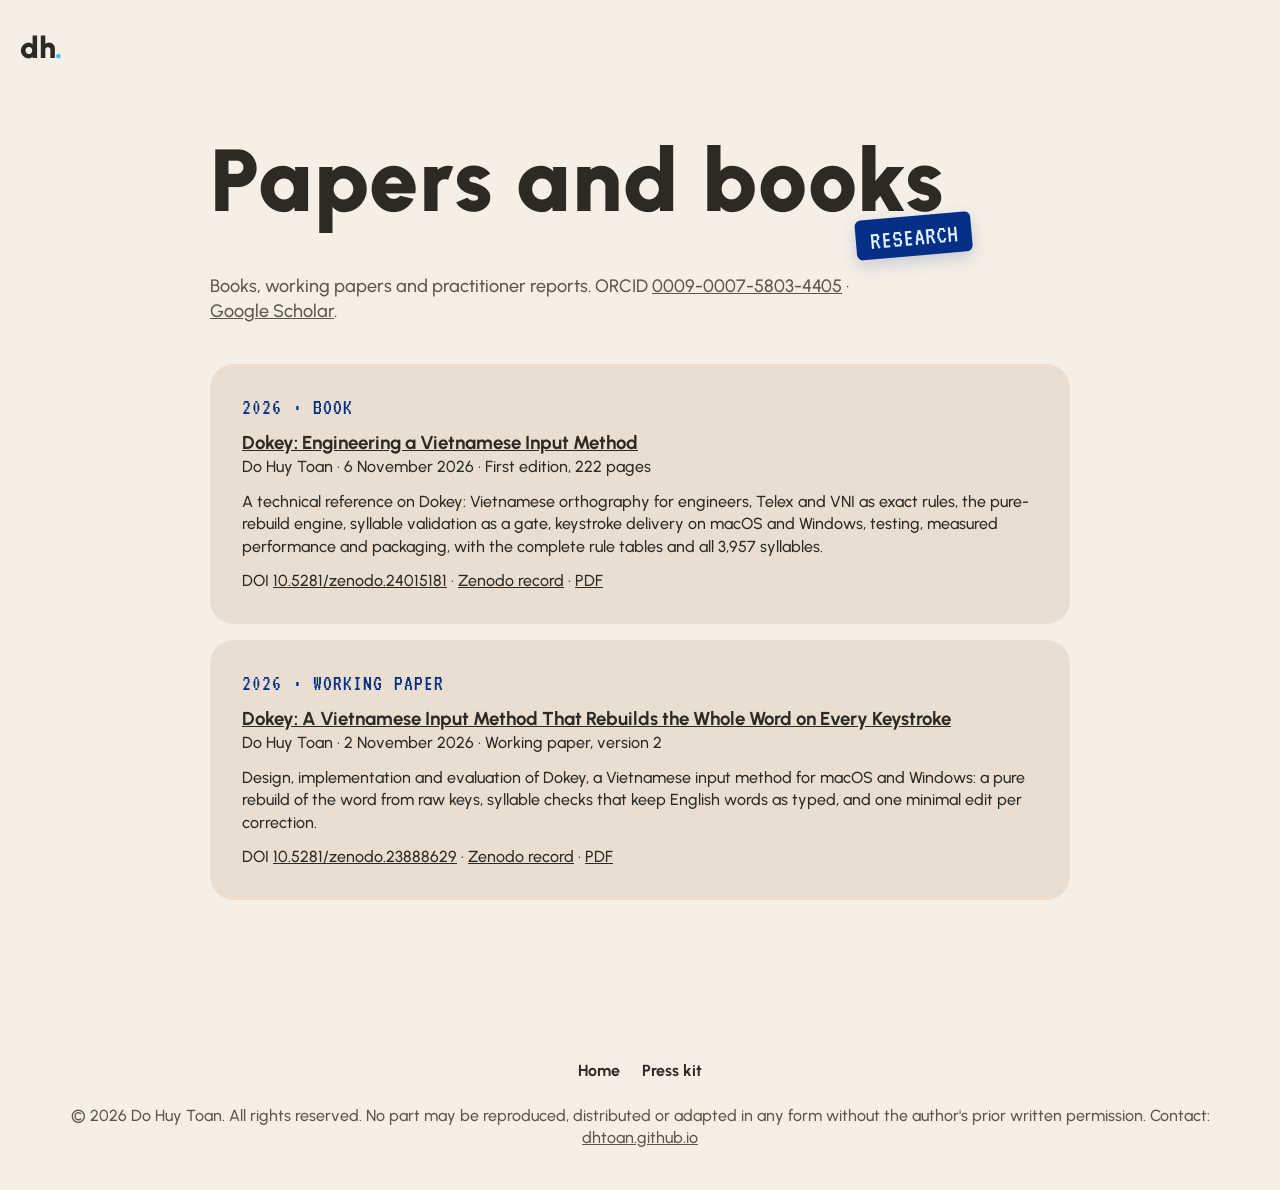
<file: papers/index.html>
<!doctype html>
<html lang="en">
<head>
<meta charset="utf-8">
<meta name="viewport" content="width=device-width, initial-scale=1">
<script>if(!(window.matchMedia&&matchMedia('(prefers-reduced-motion: reduce)').matches)&&'IntersectionObserver'in window)document.documentElement.classList.add('js');</script>
<title>Papers and books — Do Huy Toan</title>
<meta name="description" content="Books, working papers and reports by Do Huy Toan, independent researcher in Delaware, USA, on software, text input and e-commerce.">
<meta name="theme-color" content="#f5efe6">
<link rel="canonical" href="https://dhtoan.github.io/papers/">
<meta property="og:type" content="website">
<meta property="og:title" content="Papers — Do Huy Toan">
<meta property="og:url" content="https://dhtoan.github.io/papers/">
<link rel="preconnect" href="https://fonts.googleapis.com">
<link rel="preconnect" href="https://fonts.gstatic.com" crossorigin>
<link rel="stylesheet" href="https://fonts.googleapis.com/css2?family=Urbanist:wght@500;700;900&family=VT323&display=swap">
<link rel="stylesheet" href="../assets/site.css">
<script type="application/ld+json">
{
  "@context": "https://schema.org",
  "@type": "CollectionPage",
  "@id": "https://dhtoan.github.io/papers/#page",
  "url": "https://dhtoan.github.io/papers/",
  "name": "Papers — Do Huy Toan",
  "inLanguage": "en",
  "dateModified": "2026-11-06",
  "about": {"@id": "https://dhtoan.github.io/#person"},
  "hasPart": [{"@id": "https://dhtoan.github.io/books/dokey/#book"}, {"@id": "https://dhtoan.github.io/papers/dokey-2026/#article"}],
  "isPartOf": {"@type": "WebSite", "url": "https://dhtoan.github.io/", "name": "Do Huy Toan"}
}
</script>
</head>
<body class="press-page">
<a class="skip" href="#main">Skip to content</a>
<header class="topbar">
  <a class="logo" href="../" aria-label="Do Huy Toan, home">dh<span>.</span></a>
</header>

<main id="main" class="press-main">
  <h1>Papers and books<span class="tag">Research</span></h1>
  <p class="press-intro">Books, working papers and practitioner reports. ORCID <a href="https://orcid.org/0009-0007-5803-4405">0009-0007-5803-4405</a> · <a href="https://scholar.google.com/citations?user=dTIOjKkAAAAJ" rel="me">Google Scholar</a>.</p>

  <section class="pcard reveal">
    <p class="kicker">2026 · Book</p>
    <h3><a href="../books/dokey/">Dokey: Engineering a Vietnamese Input Method</a></h3>
    <p>Do Huy Toan · 6 November 2026 · First edition, 222 pages</p>
    <p>A technical reference on Dokey: Vietnamese orthography for engineers, Telex and VNI as exact rules, the pure-rebuild engine, syllable validation as a gate, keystroke delivery on macOS and Windows, testing, measured performance and packaging, with the complete rule tables and all 3,957 syllables.</p>
    <p>DOI <a href="https://doi.org/10.5281/zenodo.24015181">10.5281/zenodo.24015181</a> · <a href="https://zenodo.org/records/24015181">Zenodo record</a> · <a href="../books/dokey/dokey-book.pdf">PDF</a></p>
  </section>

  <section class="pcard reveal">
    <p class="kicker">2026 · Working paper</p>
    <h3><a href="dokey-2026/">Dokey: A Vietnamese Input Method That Rebuilds the Whole Word on Every Keystroke</a></h3>
    <p>Do Huy Toan · 2 November 2026 · Working paper, version 2</p>
    <p>Design, implementation and evaluation of Dokey, a Vietnamese input method for macOS and Windows: a pure rebuild of the word from raw keys, syllable checks that keep English words as typed, and one minimal edit per correction.</p>
    <p>DOI <a href="https://doi.org/10.5281/zenodo.23888629">10.5281/zenodo.23888629</a> · <a href="https://zenodo.org/records/23888629">Zenodo record</a> · <a href="dokey-2026/dokey-2026.pdf">PDF</a></p>
  </section>
</main>

<footer class="footer">
  <nav class="footer-links" aria-label="Footer"><a href="../">Home</a><a href="../press/">Press kit</a></nav>
  <p>© 2026 Do Huy Toan. All rights reserved. No part may be reproduced, distributed or adapted in any form without the author&#39;s prior written permission. Contact: <a href="https://dhtoan.github.io/">dhtoan.github.io</a></p>
</footer>
<script src="../assets/reveal.js" defer></script>
</body>
</html>
</file>
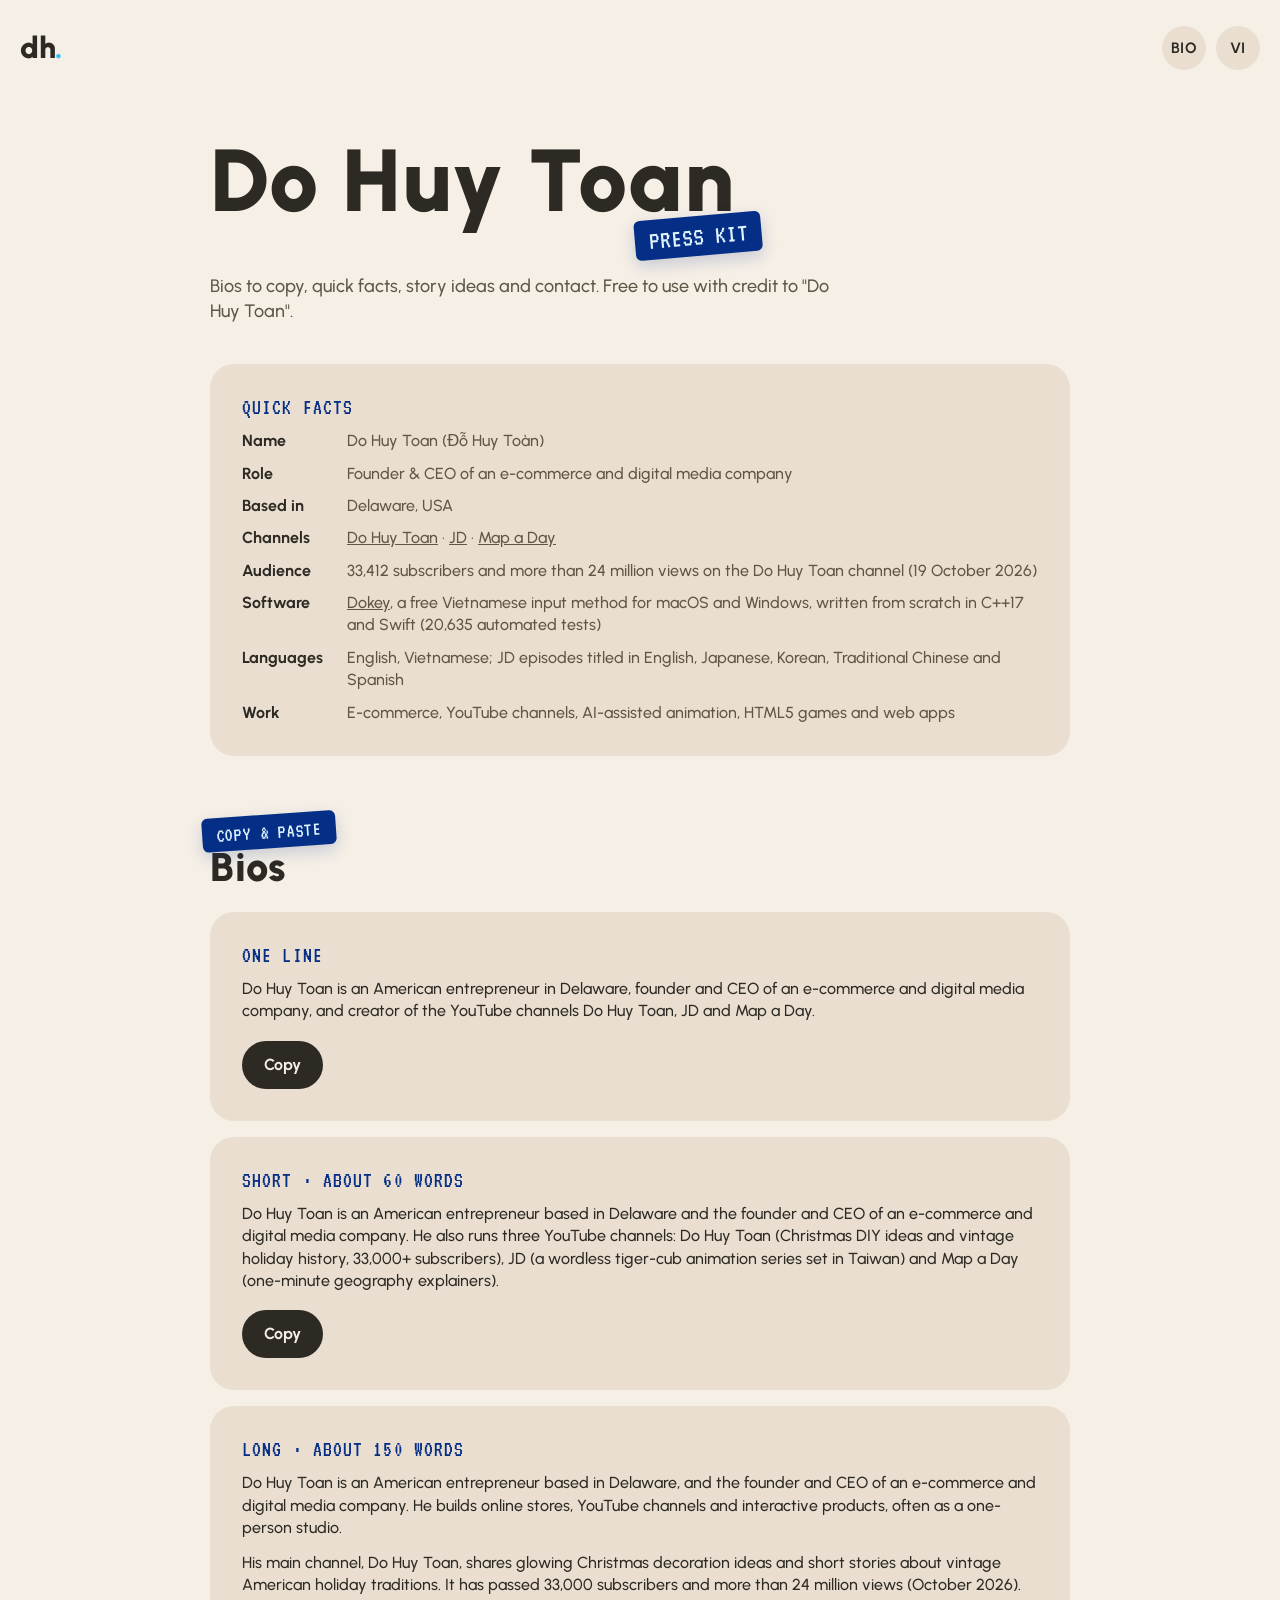
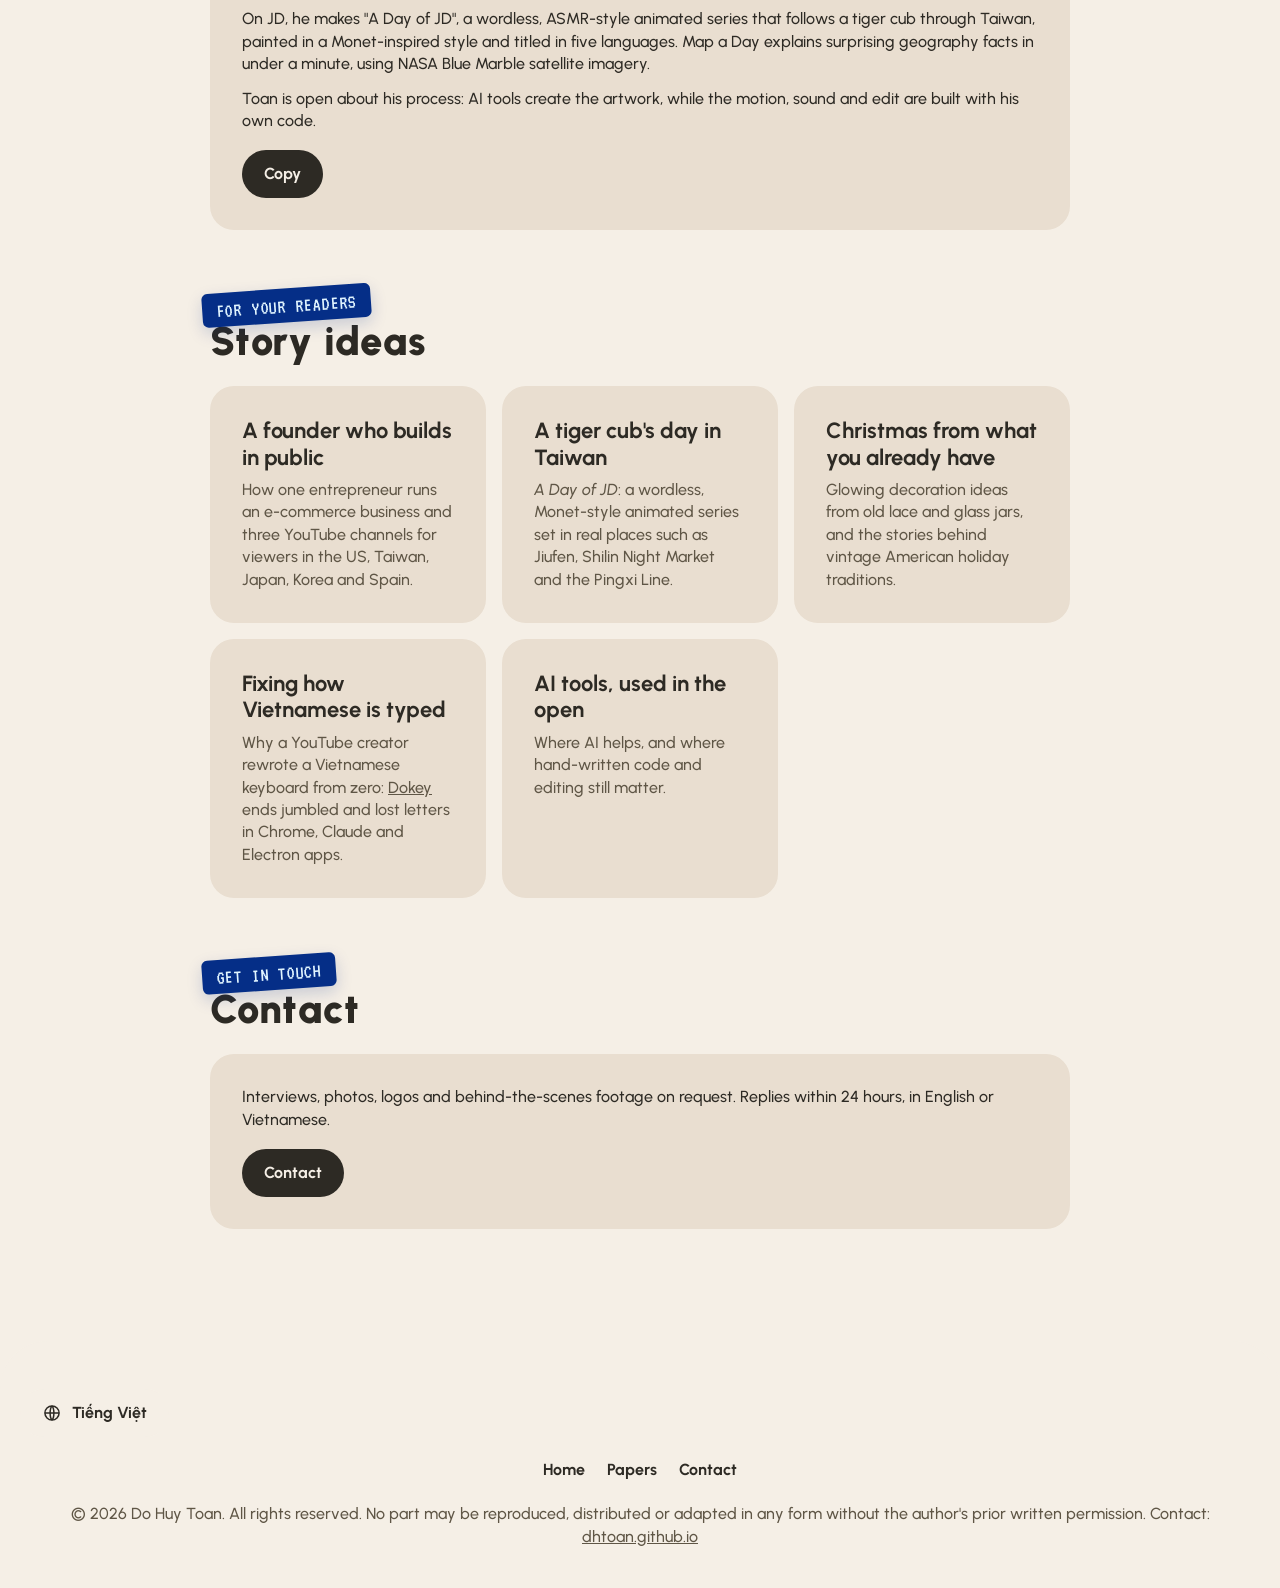
<file: press/index.html>
<!doctype html>
<html lang="en">
<head>
<meta charset="utf-8">
<meta name="viewport" content="width=device-width, initial-scale=1">
<script>if(!(window.matchMedia&&matchMedia('(prefers-reduced-motion: reduce)').matches)&&'IntersectionObserver'in window)document.documentElement.classList.add('js');</script>
<title>Press Kit — Do Huy Toan</title>
<meta name="description" content="Press kit for Do Huy Toan, American entrepreneur and founder of an e-commerce and digital media company: bios, quick facts, story ideas and contact.">
<meta name="theme-color" content="#f5efe6">
<link rel="icon" href="../assets/favicon.svg" type="image/svg+xml">
<link rel="canonical" href="https://dhtoan.github.io/press/">
<meta property="og:type" content="website">
<meta property="og:title" content="Press Kit — Do Huy Toan">
<meta property="og:description" content="Bios, facts, story ideas and contact for journalists.">
<meta property="og:url" content="https://dhtoan.github.io/press/">
<meta property="og:image" content="https://dhtoan.github.io/assets/og.jpg">
<meta property="og:image:width" content="1200">
<meta property="og:image:height" content="630">
<link rel="preconnect" href="https://fonts.googleapis.com">
<link rel="preconnect" href="https://fonts.gstatic.com" crossorigin>
<link rel="stylesheet" href="https://fonts.googleapis.com/css2?family=Urbanist:wght@500;700;900&family=VT323&display=swap">
<link rel="stylesheet" href="../assets/site.css">
<script type="application/ld+json">
{
  "@context": "https://schema.org",
  "@type": "WebPage",
  "@id": "https://dhtoan.github.io/press/#page",
  "url": "https://dhtoan.github.io/press/",
  "name": "Press Kit — Do Huy Toan",
  "inLanguage": "en",
  "dateModified": "2026-11-01",
  "about": {"@id": "https://dhtoan.github.io/#person"},
  "isPartOf": {"@type": "WebSite", "url": "https://dhtoan.github.io/", "name": "Do Huy Toan"}
}
</script>
</head>
<body class="press-page">
<a class="skip" href="#main">Skip to content</a>
<header class="topbar">
  <a class="logo" href="../" aria-label="Do Huy Toan, home">dh<span>.</span></a>
  <nav class="top-actions" aria-label="Main">
    <a class="round round-text" href="#bios" aria-label="Bios">BIO</a>
    <a class="round round-text" href="../vi/" hreflang="vi" lang="vi" data-lang="vi" aria-label="Tiếng Việt">VI</a>
  </nav>
</header>

<main id="main" class="press-main">
  <h1>Do Huy Toan<span class="tag">Press kit</span></h1>
  <p class="press-intro">Bios to copy, quick facts, story ideas and contact. Free to use with credit to "Do Huy Toan".</p>

  <section class="pcard reveal" aria-labelledby="facts">
    <p class="kicker" id="facts">Quick facts</p>
    <dl class="facts">
      <dt>Name</dt><dd>Do Huy Toan (Đỗ Huy Toàn)</dd>
      <dt>Role</dt><dd>Founder &amp; CEO of an e-commerce and digital media company</dd>
      <dt>Based in</dt><dd>Delaware, USA</dd>
      <dt>Channels</dt><dd><a href="https://www.youtube.com/@dhtoan">Do Huy Toan</a> · <a href="https://www.youtube.com/@jdfamilia">JD</a> · <a href="https://www.youtube.com/@MapADay">Map a Day</a></dd>
      <dt>Audience</dt><dd>33,412 subscribers and more than 24 million views on the Do Huy Toan channel (19 October 2026)</dd>
      <dt>Software</dt><dd><a href="https://github.com/dhtoan/Dokey">Dokey</a>, a free Vietnamese input method for macOS and Windows, written from scratch in C++17 and Swift (20,635 automated tests)</dd>
      <dt>Languages</dt><dd>English, Vietnamese; JD episodes titled in English, Japanese, Korean, Traditional Chinese and Spanish</dd>
      <dt>Work</dt><dd>E-commerce, YouTube channels, AI-assisted animation, HTML5 games and web apps</dd>
    </dl>
  </section>

  <section id="bios" aria-labelledby="bios-title">
    <h2 id="bios-title"><span class="tag">Copy &amp; paste</span>Bios</h2>
    <div class="pcard reveal">
      <p class="kicker">One line</p>
      <p id="bio-line">Do Huy Toan is an American entrepreneur in Delaware, founder and CEO of an e-commerce and digital media company, and creator of the YouTube channels Do Huy Toan, JD and Map a Day.</p>
      <button class="btn" type="button" data-copy="bio-line">Copy</button>
    </div>
    <div class="pcard reveal">
      <p class="kicker">Short · about 60 words</p>
      <p id="bio-short">Do Huy Toan is an American entrepreneur based in Delaware and the founder and CEO of an e-commerce and digital media company. He also runs three YouTube channels: Do Huy Toan (Christmas DIY ideas and vintage holiday history, 33,000+ subscribers), JD (a wordless tiger-cub animation series set in Taiwan) and Map a Day (one-minute geography explainers).</p>
      <button class="btn" type="button" data-copy="bio-short">Copy</button>
    </div>
    <div class="pcard reveal">
      <p class="kicker">Long · about 150 words</p>
      <div id="bio-long">
        <p>Do Huy Toan is an American entrepreneur based in Delaware, and the founder and CEO of an e-commerce and digital media company. He builds online stores, YouTube channels and interactive products, often as a one-person studio.</p>
        <p>His main channel, Do Huy Toan, shares glowing Christmas decoration ideas and short stories about vintage American holiday traditions. It has passed 33,000 subscribers and more than 24 million views (October 2026).</p>
        <p>On JD, he makes "A Day of JD", a wordless, ASMR-style animated series that follows a tiger cub through Taiwan, painted in a Monet-inspired style and titled in five languages. Map a Day explains surprising geography facts in under a minute, using NASA Blue Marble satellite imagery.</p>
        <p>Toan is open about his process: AI tools create the artwork, while the motion, sound and edit are built with his own code.</p>
      </div>
      <button class="btn" type="button" data-copy="bio-long">Copy</button>
    </div>
  </section>

  <section aria-labelledby="stories">
    <h2 id="stories"><span class="tag">For your readers</span>Story ideas</h2>
    <div class="angles">
      <div class="pcard reveal"><h3>A founder who builds in public</h3><p>How one entrepreneur runs an e-commerce business and three YouTube channels for viewers in the US, Taiwan, Japan, Korea and Spain.</p></div>
      <div class="pcard reveal"><h3>A tiger cub's day in Taiwan</h3><p><em>A Day of JD</em>: a wordless, Monet-style animated series set in real places such as Jiufen, Shilin Night Market and the Pingxi Line.</p></div>
      <div class="pcard reveal"><h3>Christmas from what you already have</h3><p>Glowing decoration ideas from old lace and glass jars, and the stories behind vintage American holiday traditions.</p></div>
      <div class="pcard reveal"><h3>Fixing how Vietnamese is typed</h3><p>Why a YouTube creator rewrote a Vietnamese keyboard from zero: <a href="https://github.com/dhtoan/Dokey">Dokey</a> ends jumbled and lost letters in Chrome, Claude and Electron apps.</p></div>
      <div class="pcard reveal"><h3>AI tools, used in the open</h3><p>Where AI helps, and where hand-written code and editing still matter.</p></div>
    </div>
  </section>

  <section aria-labelledby="contact">
    <h2 id="contact"><span class="tag">Get in touch</span>Contact</h2>
    <div class="pcard reveal">
      <p>Interviews, photos, logos and behind-the-scenes footage on request. Replies within 24 hours, in English or Vietnamese.</p>
      <a class="btn" href="https://www.youtube.com/@dhtoan/about">Contact</a><!-- EMAIL: replace this link with mailto:press email -->
    </div>
  </section>
</main>

<footer class="footer">
  <a class="btn btn-lang" href="../vi/" hreflang="vi" lang="vi" data-lang="vi"><svg viewBox="0 0 24 24" aria-hidden="true"><circle cx="12" cy="12" r="8.5"/><path d="M3.5 12h17 M12 3.5c3 3 3 14 0 17 M12 3.5c-3 3-3 14 0 17"/></svg>Tiếng Việt</a>
  <nav class="footer-links" aria-label="Footer"><a href="../">Home</a><a href="../papers/">Papers</a><a href="https://www.youtube.com/@dhtoan/about">Contact</a></nav>
  <p>© 2026 Do Huy Toan. All rights reserved. No part may be reproduced, distributed or adapted in any form without the author&#39;s prior written permission. Contact: <a href="https://dhtoan.github.io/">dhtoan.github.io</a></p>
</footer>
<script>
document.addEventListener('click', function (e) {
  var b = e.target.closest && e.target.closest('button[data-copy]');
  if (!b) return;
  var el = document.getElementById(b.getAttribute('data-copy'));
  var text = el.innerText.trim();
  var done = function () { var t = b.textContent; b.textContent = 'Copied'; setTimeout(function () { b.textContent = t; }, 1600); };
  if (navigator.clipboard && navigator.clipboard.writeText) navigator.clipboard.writeText(text).then(done, function () {});
});
</script>
<script src="../assets/reveal.js" defer></script>
</body>
</html>
</file>
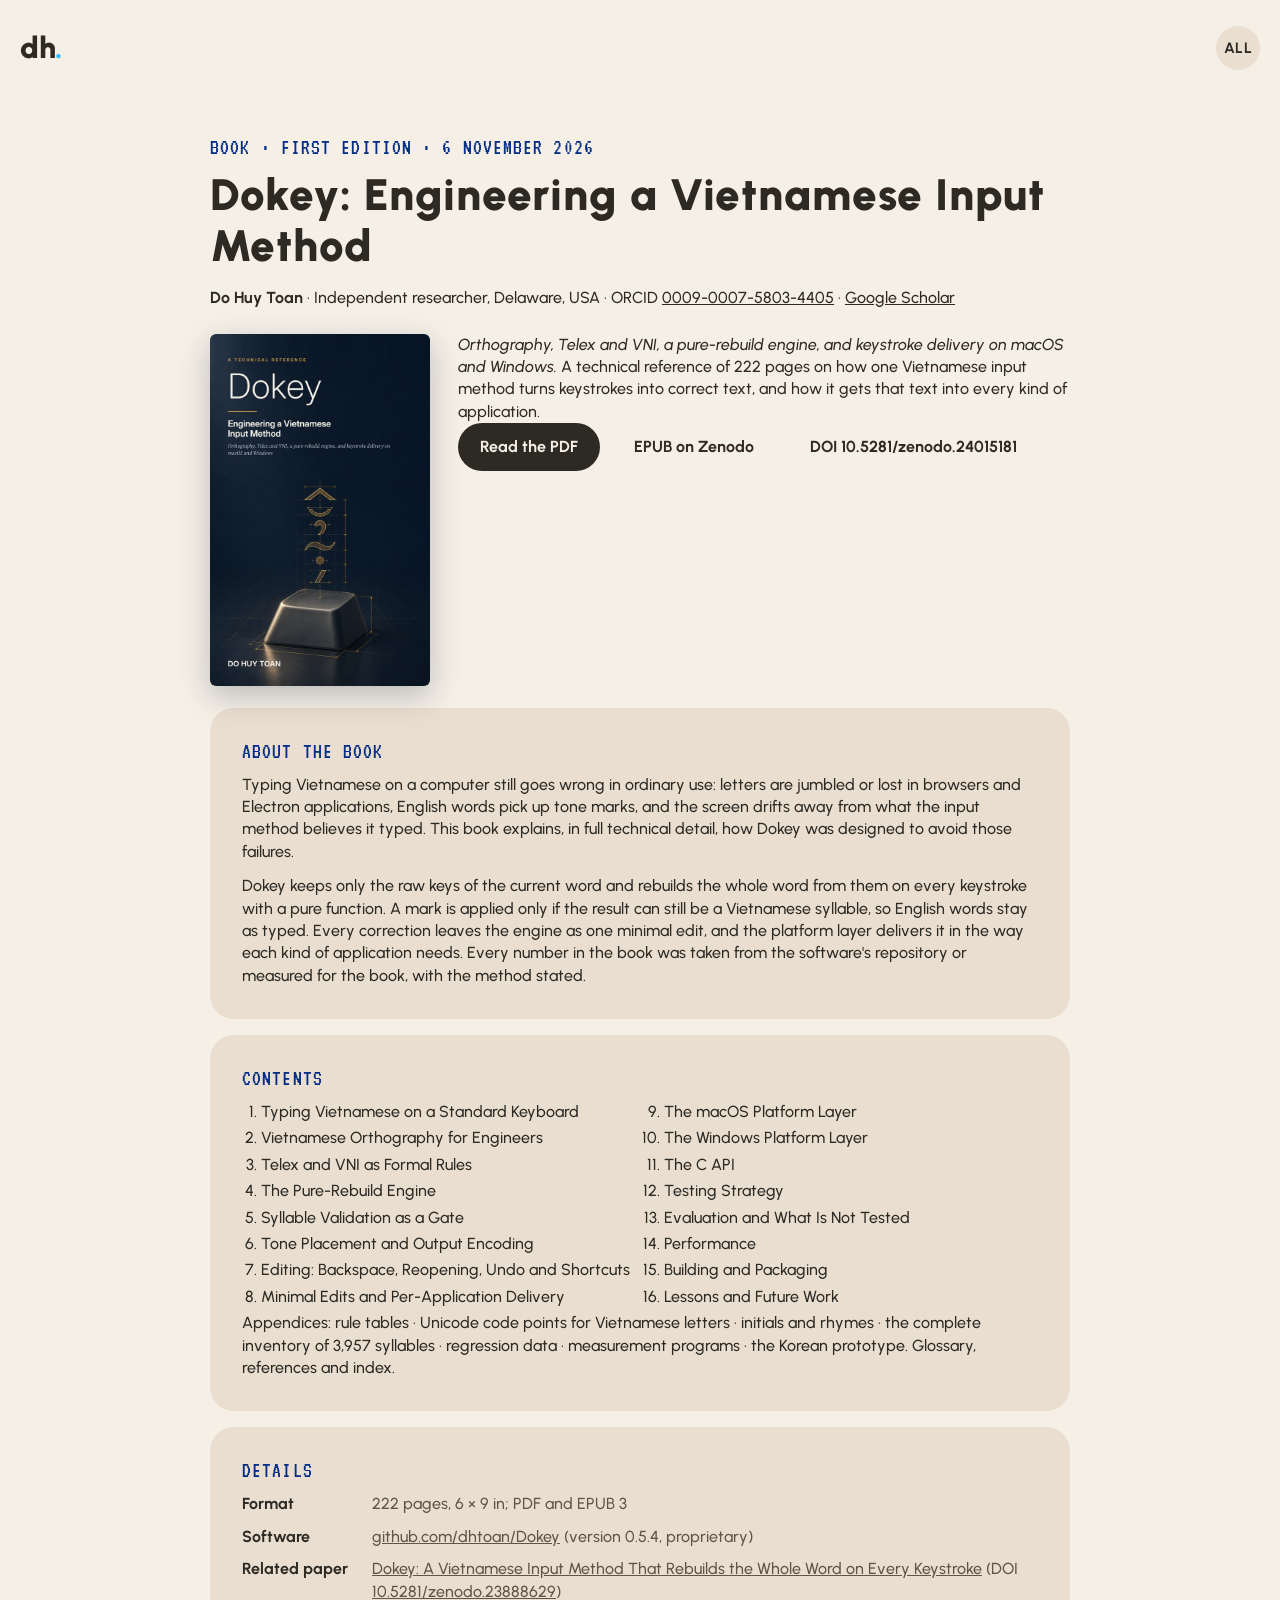
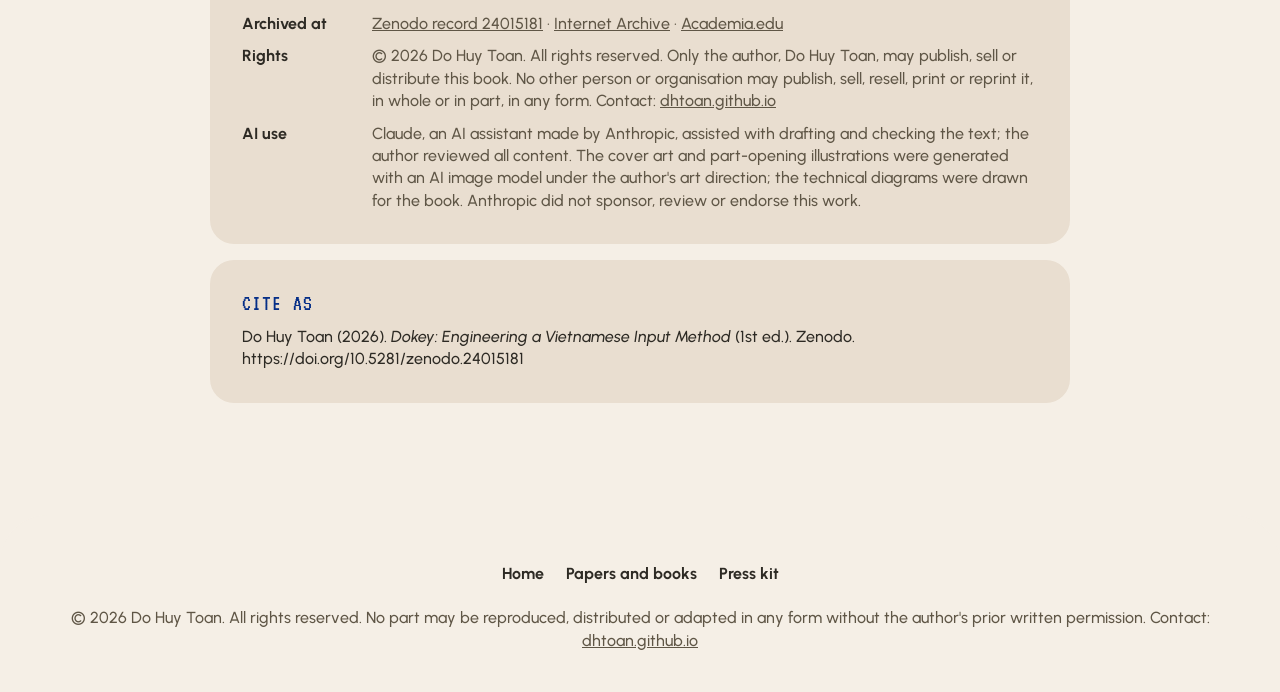
<file: books/dokey/index.html>
<!doctype html>
<html lang="en">
<head>
<meta charset="utf-8">
<meta name="viewport" content="width=device-width, initial-scale=1">
<script>if(!(window.matchMedia&&matchMedia('(prefers-reduced-motion: reduce)').matches)&&'IntersectionObserver'in window)document.documentElement.classList.add('js');</script>
<title>Dokey: Engineering a Vietnamese Input Method — book by Do Huy Toan</title>
<meta name="description" content="Technical book by Do Huy Toan (2026): the design, implementation and evaluation of Dokey, a Vietnamese input method for macOS and Windows. 222 pages, PDF and EPUB, DOI 10.5281/zenodo.24015181.">
<meta name="author" content="Do Huy Toan">
<meta name="theme-color" content="#f5efe6">
<link rel="canonical" href="https://dhtoan.github.io/books/dokey/">
<meta name="citation_title" content="Dokey: Engineering a Vietnamese Input Method">
<meta name="citation_author" content="Do Huy Toan">
<meta name="citation_author_institution" content="Independent researcher">
<meta name="citation_author_orcid" content="0009-0007-5803-4405">
<meta name="citation_publication_date" content="2026/11/06">
<meta name="citation_online_date" content="2026/11/06">
<meta name="citation_publisher" content="Zenodo">
<meta name="citation_doi" content="10.5281/zenodo.24015181">
<meta name="citation_language" content="en">
<meta name="citation_keywords" content="Vietnamese; input method; IME; Telex; VNI; keyboard; Unicode; macOS; Windows; software engineering">
<meta name="citation_abstract_html_url" content="https://dhtoan.github.io/books/dokey/">
<meta name="citation_pdf_url" content="https://dhtoan.github.io/books/dokey/dokey-book.pdf">
<meta property="og:type" content="book">
<meta property="og:title" content="Dokey: Engineering a Vietnamese Input Method">
<meta property="og:description" content="A technical reference by Do Huy Toan. 222 pages, 2026.">
<meta property="og:url" content="https://dhtoan.github.io/books/dokey/">
<meta property="og:image" content="https://dhtoan.github.io/books/dokey/og.jpg">
<meta property="book:author" content="https://dhtoan.github.io/#person">
<meta property="book:release_date" content="2026-11-06">
<meta name="twitter:card" content="summary_large_image">
<link rel="preconnect" href="https://fonts.googleapis.com">
<link rel="preconnect" href="https://fonts.gstatic.com" crossorigin>
<link rel="stylesheet" href="https://fonts.googleapis.com/css2?family=Urbanist:wght@500;700;900&family=VT323&display=swap">
<link rel="stylesheet" href="../../assets/site.css">
<style>
.book-hero{display:grid;grid-template-columns:minmax(0,220px) minmax(0,1fr);gap:28px;align-items:start;margin:8px 0 22px}
.book-hero img{width:100%;height:auto;border-radius:6px;box-shadow:0 10px 30px rgba(20,35,58,.25)}
.book-toc{columns:2;column-gap:28px;padding-left:1.2em;margin:0}
.book-toc li{break-inside:avoid;margin:0 0 4px}
@media (max-width:640px){.book-hero{grid-template-columns:minmax(0,1fr)}.book-hero img{max-width:220px}.book-toc{columns:1}}
</style>
<script type="application/ld+json">
{
  "@context": "https://schema.org",
  "@type": "Book",
  "@id": "https://dhtoan.github.io/books/dokey/#book",
  "name": "Dokey: Engineering a Vietnamese Input Method",
  "alternativeHeadline": "Orthography, Telex and VNI, a Pure-Rebuild Engine, and Keystroke Delivery on macOS and Windows",
  "author": {"@id": "https://dhtoan.github.io/#person", "@type": "Person", "name": "Do Huy Toan", "identifier": "https://orcid.org/0009-0007-5803-4405", "url": "https://dhtoan.github.io/"},
  "datePublished": "2026-11-06",
  "bookEdition": "First edition",
  "numberOfPages": 222,
  "inLanguage": "en",
  "genre": "Technical reference",
  "about": ["Vietnamese language", "Input methods", "Software engineering"],
  "keywords": ["Vietnamese", "input method", "IME", "Telex", "VNI", "keyboard", "Unicode", "macOS", "Windows", "software engineering"],
  "publisher": {"@type": "Organization", "name": "Zenodo"},
  "copyrightHolder": {"@id": "https://dhtoan.github.io/#person"},
  "copyrightYear": 2026,
  "copyrightNotice": "© 2026 Do Huy Toan. All rights reserved. Only the author, Do Huy Toan, may publish, sell or distribute this book. No other person or organisation may publish, sell, resell, print or reprint it, in whole or in part, in any form.",
  "license": "https://dhtoan.github.io/books/dokey/#rights",
  "identifier": [{"@type": "PropertyValue", "propertyID": "DOI", "value": "10.5281/zenodo.24015181"}],
  "sameAs": ["https://doi.org/10.5281/zenodo.24015181", "https://zenodo.org/records/24015181", "https://archive.org/details/dokey-engineering-a-vietnamese-input-method", "https://www.academia.edu/180367329"],
  "image": "https://dhtoan.github.io/books/dokey/cover.jpg",
  "isBasedOn": {"@id": "https://dhtoan.github.io/papers/dokey-2026/#article"},
  "citation": "https://doi.org/10.5281/zenodo.23888629",
  "workExample": [
    {"@type": "Book", "bookFormat": "https://schema.org/EBook", "encodingFormat": "application/pdf", "url": "https://dhtoan.github.io/books/dokey/dokey-book.pdf"},
    {"@type": "Book", "bookFormat": "https://schema.org/EBook", "encodingFormat": "application/epub+zip", "url": "https://zenodo.org/records/24015181"}
  ],
  "url": "https://dhtoan.github.io/books/dokey/"
}
</script>
</head>
<body class="press-page">
<a class="skip" href="#main">Skip to content</a>
<header class="topbar">
  <a class="logo" href="../../" aria-label="Do Huy Toan, home">dh<span>.</span></a>
  <nav class="top-actions" aria-label="Main">
    <a class="round round-text" href="../../papers/" aria-label="All papers and books">ALL</a>
  </nav>
</header>

<main id="main" class="press-main paper-main">
  <p class="kicker">Book · First edition · 6 November 2026</p>
  <h1>Dokey: Engineering a Vietnamese Input Method</h1>
  <p class="paper-authors"><strong>Do Huy Toan</strong> · Independent researcher, Delaware, USA · ORCID <a href="https://orcid.org/0009-0007-5803-4405">0009-0007-5803-4405</a> · <a href="https://scholar.google.com/citations?user=dTIOjKkAAAAJ" rel="me">Google Scholar</a></p>

  <div class="book-hero">
    <img src="cover.jpg" width="600" height="960" alt="Cover of Dokey: Engineering a Vietnamese Input Method, by Do Huy Toan">
    <div>
      <p><em>Orthography, Telex and VNI, a pure-rebuild engine, and keystroke delivery on macOS and Windows.</em> A technical reference of 222 pages on how one Vietnamese input method turns keystrokes into correct text, and how it gets that text into every kind of application.</p>
      <div class="contact-actions paper-actions">
        <a class="btn" href="dokey-book.pdf">Read the PDF</a>
        <a class="btn btn-light" href="https://zenodo.org/records/24015181">EPUB on Zenodo</a>
        <a class="btn btn-light" href="https://doi.org/10.5281/zenodo.24015181">DOI 10.5281/zenodo.24015181</a>
      </div>
    </div>
  </div>

  <section class="pcard reveal" aria-labelledby="about">
    <p class="kicker" id="about">About the book</p>
    <p>Typing Vietnamese on a computer still goes wrong in ordinary use: letters are jumbled or lost in browsers and Electron applications, English words pick up tone marks, and the screen drifts away from what the input method believes it typed. This book explains, in full technical detail, how Dokey was designed to avoid those failures.</p>
    <p>Dokey keeps only the raw keys of the current word and rebuilds the whole word from them on every keystroke with a pure function. A mark is applied only if the result can still be a Vietnamese syllable, so English words stay as typed. Every correction leaves the engine as one minimal edit, and the platform layer delivers it in the way each kind of application needs. Every number in the book was taken from the software's repository or measured for the book, with the method stated.</p>
  </section>

  <section class="pcard reveal" aria-labelledby="contents">
    <p class="kicker" id="contents">Contents</p>
    <ol class="book-toc">
      <li>Typing Vietnamese on a Standard Keyboard</li>
      <li>Vietnamese Orthography for Engineers</li>
      <li>Telex and VNI as Formal Rules</li>
      <li>The Pure-Rebuild Engine</li>
      <li>Syllable Validation as a Gate</li>
      <li>Tone Placement and Output Encoding</li>
      <li>Editing: Backspace, Reopening, Undo and Shortcuts</li>
      <li>Minimal Edits and Per-Application Delivery</li>
      <li>The macOS Platform Layer</li>
      <li>The Windows Platform Layer</li>
      <li>The C API</li>
      <li>Testing Strategy</li>
      <li>Evaluation and What Is Not Tested</li>
      <li>Performance</li>
      <li>Building and Packaging</li>
      <li>Lessons and Future Work</li>
    </ol>
    <p>Appendices: rule tables · Unicode code points for Vietnamese letters · initials and rhymes · the complete inventory of 3,957 syllables · regression data · measurement programs · the Korean prototype. Glossary, references and index.</p>
  </section>

  <section class="pcard reveal" aria-labelledby="details">
    <p class="kicker" id="details">Details</p>
    <dl class="facts">
      <dt>Format</dt><dd>222 pages, 6 × 9 in; PDF and EPUB 3</dd>
      <dt>Software</dt><dd><a href="https://github.com/dhtoan/Dokey">github.com/dhtoan/Dokey</a> (version 0.5.4, proprietary)</dd>
      <dt>Related paper</dt><dd><a href="../../papers/dokey-2026/">Dokey: A Vietnamese Input Method That Rebuilds the Whole Word on Every Keystroke</a> (DOI <a href="https://doi.org/10.5281/zenodo.23888629">10.5281/zenodo.23888629</a>)</dd>
      <dt>Archived at</dt><dd><a href="https://zenodo.org/records/24015181">Zenodo record 24015181</a> · <a href="https://archive.org/details/dokey-engineering-a-vietnamese-input-method">Internet Archive</a> · <a href="https://www.academia.edu/180367329">Academia.edu</a></dd>
      <dt id="rights">Rights</dt><dd>© 2026 Do Huy Toan. All rights reserved. Only the author, Do Huy Toan, may publish, sell or distribute this book. No other person or organisation may publish, sell, resell, print or reprint it, in whole or in part, in any form. Contact: <a href="https://dhtoan.github.io/">dhtoan.github.io</a></dd>
      <dt>AI use</dt><dd>Claude, an AI assistant made by Anthropic, assisted with drafting and checking the text; the author reviewed all content. The cover art and part-opening illustrations were generated with an AI image model under the author&#39;s art direction; the technical diagrams were drawn for the book. Anthropic did not sponsor, review or endorse this work.</dd>
    </dl>
  </section>

  <section class="pcard reveal" aria-labelledby="cite">
    <p class="kicker" id="cite">Cite as</p>
    <p>Do Huy Toan (2026). <em>Dokey: Engineering a Vietnamese Input Method</em> (1st ed.). Zenodo. https://doi.org/10.5281/zenodo.24015181</p>
  </section>
</main>

<footer class="footer">
  <nav class="footer-links" aria-label="Footer"><a href="../../">Home</a><a href="../../papers/">Papers and books</a><a href="../../press/">Press kit</a></nav>
  <p>© 2026 Do Huy Toan. All rights reserved. No part may be reproduced, distributed or adapted in any form without the author&#39;s prior written permission. Contact: <a href="https://dhtoan.github.io/">dhtoan.github.io</a></p>
</footer>
<script src="../../assets/reveal.js" defer></script>
</body>
</html>
</file>
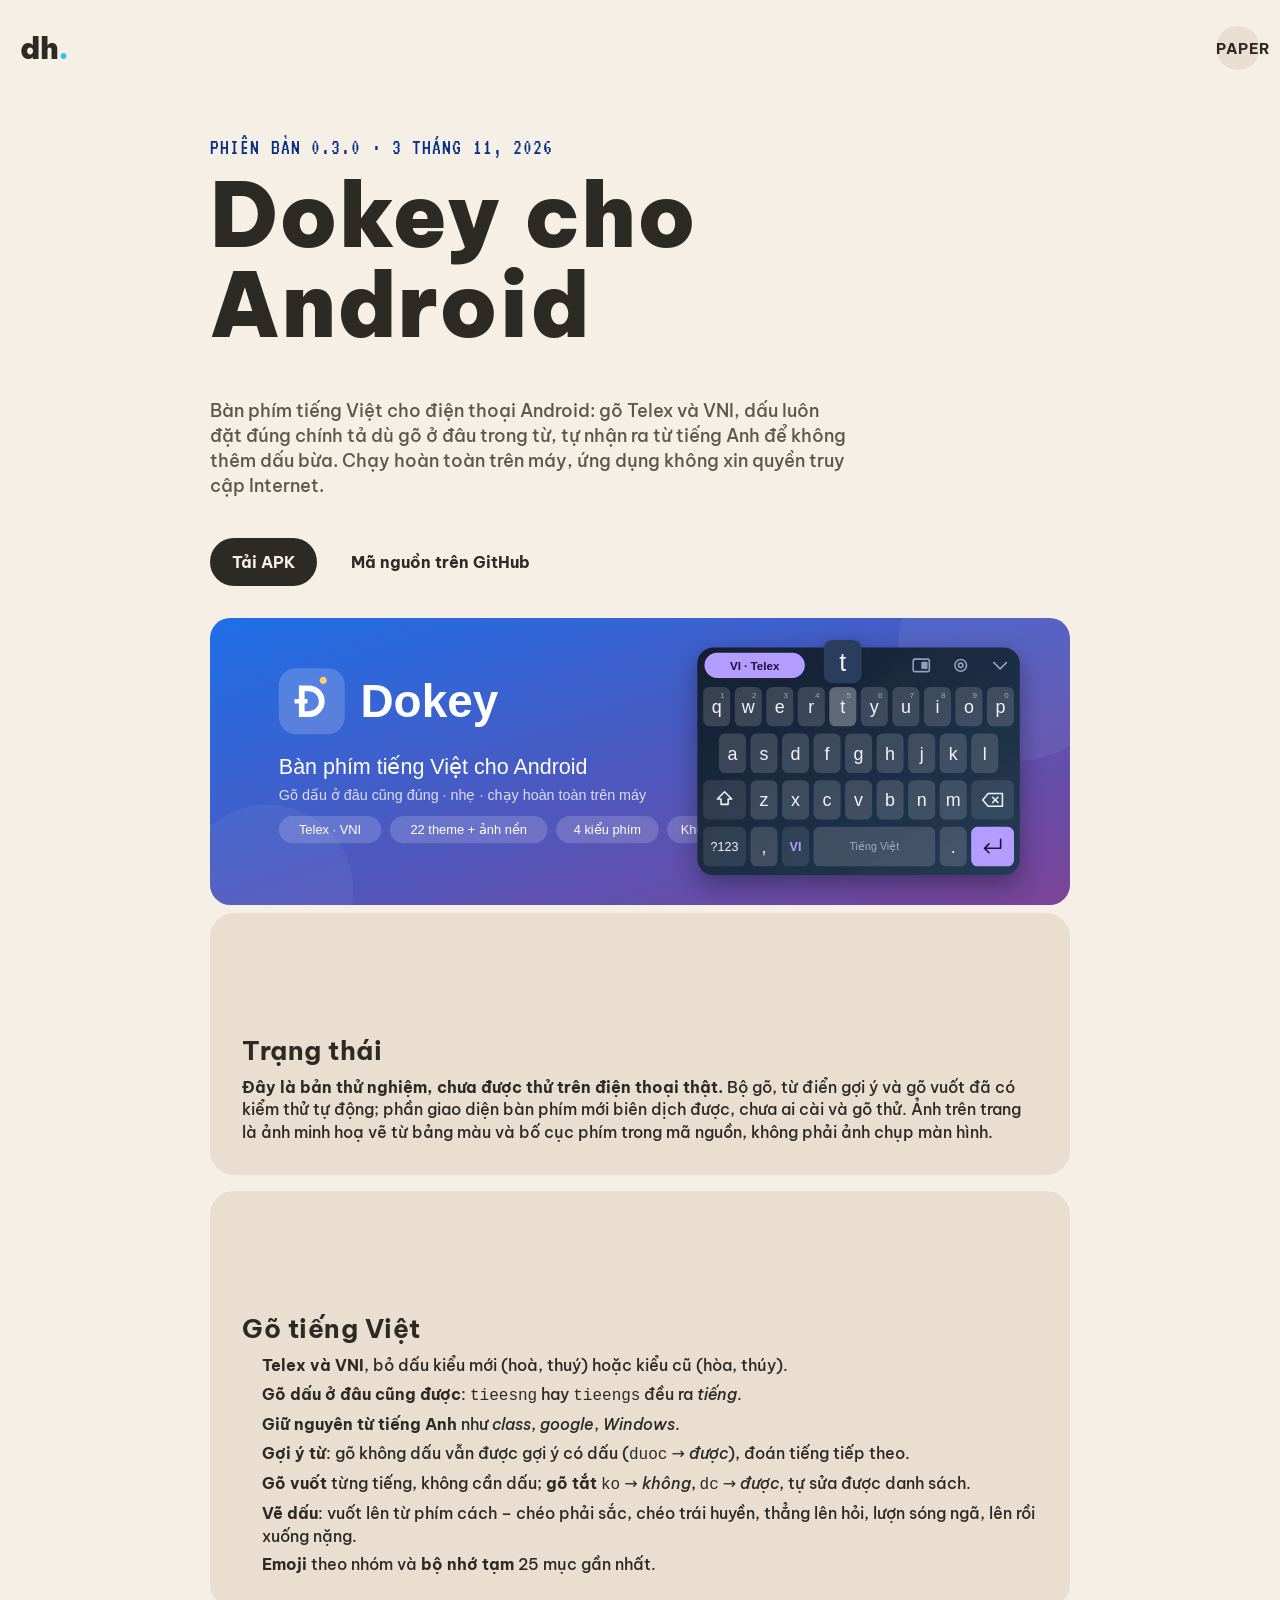
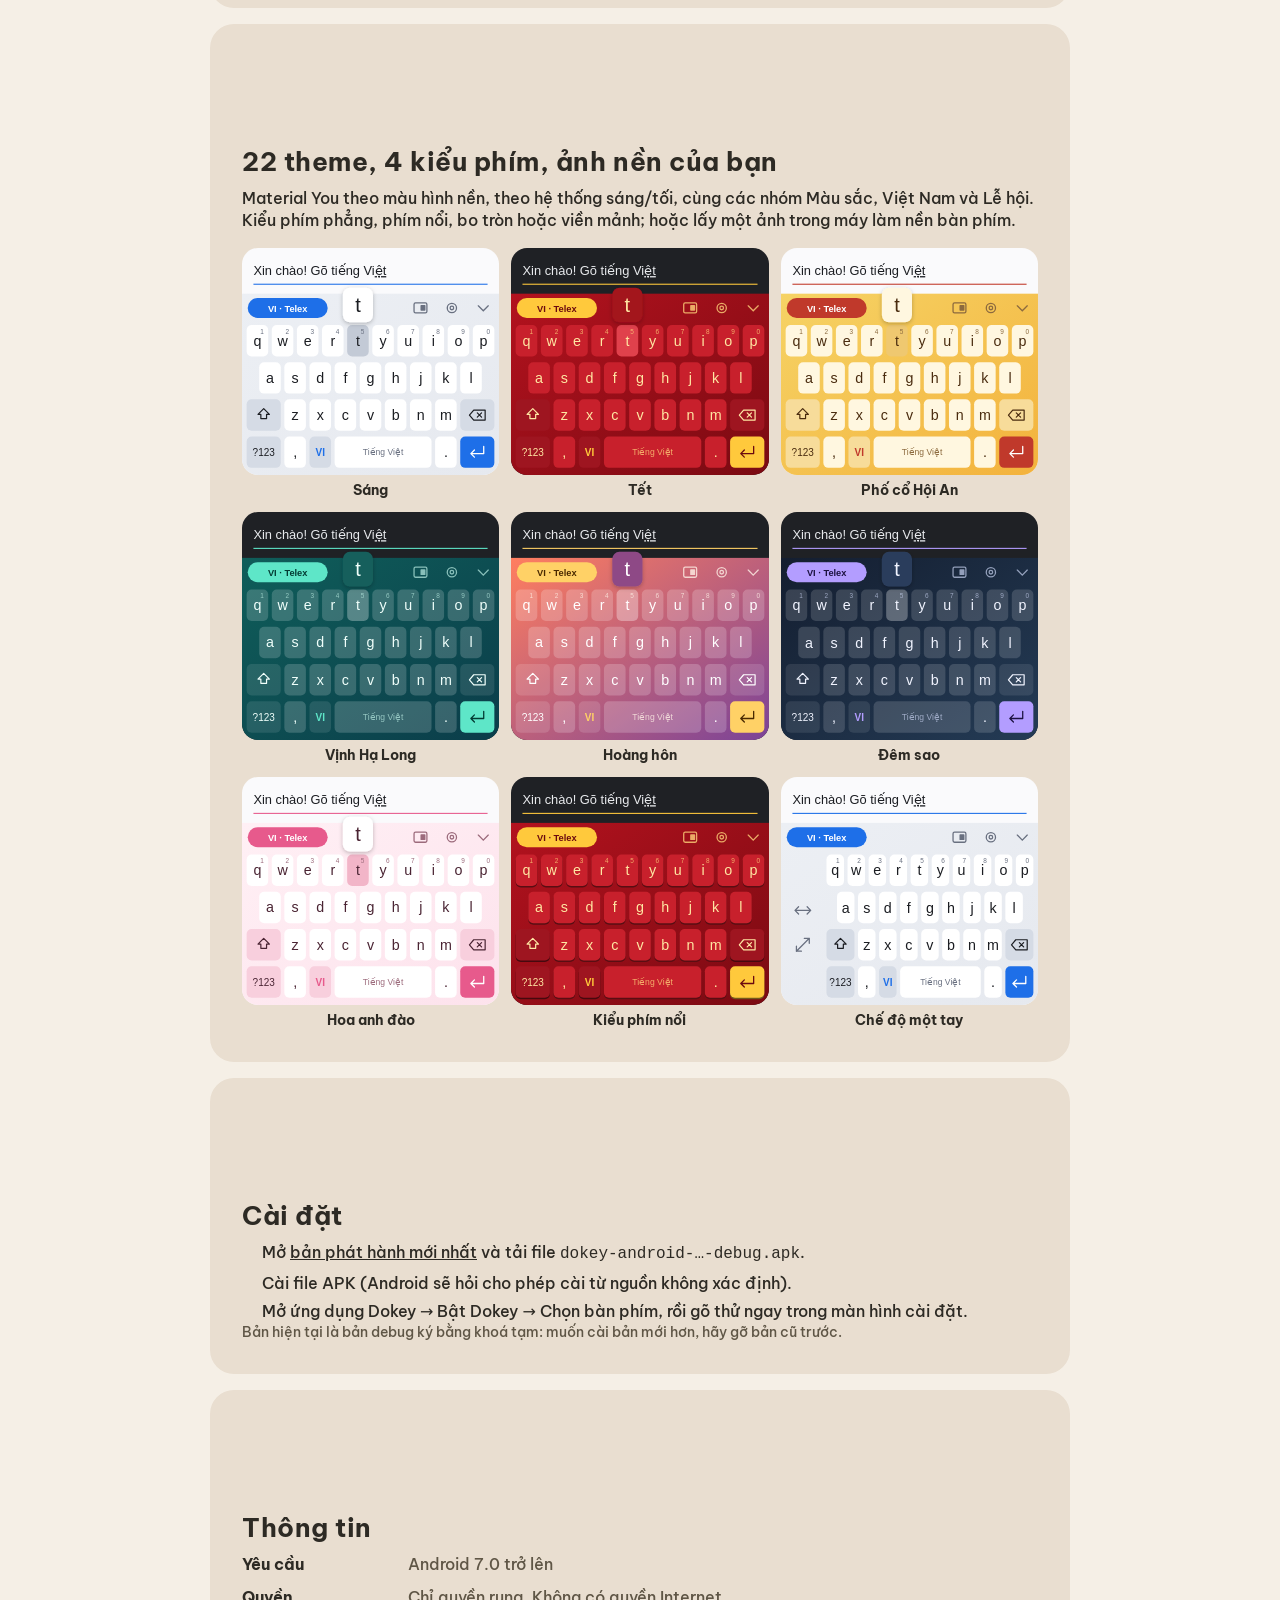
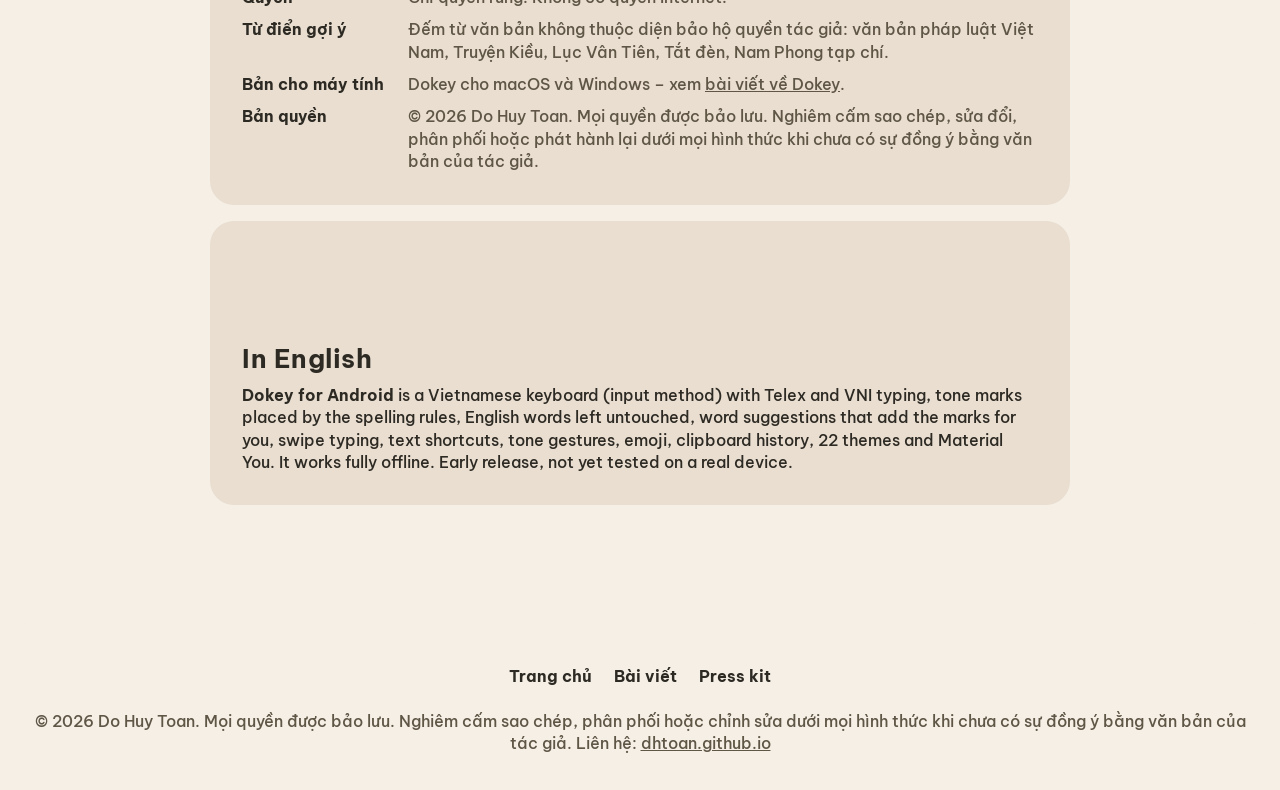
<file: dokey/android/index.html>
<!doctype html>
<html lang="vi">
<head>
<meta charset="utf-8">
<meta name="viewport" content="width=device-width, initial-scale=1">
<script>if(!(window.matchMedia&&matchMedia('(prefers-reduced-motion: reduce)').matches)&&'IntersectionObserver'in window)document.documentElement.classList.add('js');</script>
<title>Dokey cho Android – Bàn phím tiếng Việt Telex, VNI, gợi ý từ, gõ vuốt — Do Huy Toan</title>
<meta name="description" content="Dokey là bàn phím tiếng Việt cho Android: gõ Telex và VNI, gợi ý từ có dấu, gõ vuốt, gõ tắt, vẽ dấu, 22 theme và Material You. Chạy hoàn toàn trên máy, không xin quyền Internet.">
<meta name="theme-color" content="#f5efe6">
<link rel="canonical" href="https://dhtoan.github.io/dokey/android/">
<link rel="icon" href="../../assets/favicon.svg" type="image/svg+xml">
<meta property="og:type" content="website">
<meta property="og:locale" content="vi_VN">
<meta property="og:title" content="Dokey cho Android – Bàn phím tiếng Việt">
<meta property="og:description" content="Telex, VNI, gợi ý từ có dấu, gõ vuốt, gõ tắt, vẽ dấu, 22 theme. Không cần Internet.">
<meta property="og:url" content="https://dhtoan.github.io/dokey/android/">
<meta property="og:image" content="https://dhtoan.github.io/assets/img/dokey.jpg">
<link rel="preconnect" href="https://fonts.googleapis.com">
<link rel="preconnect" href="https://fonts.gstatic.com" crossorigin>
<link rel="stylesheet" href="https://fonts.googleapis.com/css2?family=Be+Vietnam+Pro:wght@500;700;900&family=VT323&display=swap">
<link rel="stylesheet" href="../../assets/site.css">
<style>
  .shot { display: block; width: 100%; height: auto; border-radius: 16px; }
  .banner { margin: 24px 0 8px; }
  .gallery { display: grid; gap: 12px; grid-template-columns: repeat(auto-fill, minmax(min(200px, 100%), 1fr)); margin-top: 16px; }
  .gallery figure { margin: 0; }
  .gallery figcaption { font-weight: 700; font-size: 14px; margin-top: 6px; text-align: center; }
  .note { color: var(--text-2); font-size: 14px; }
  .pcard ul { margin: 8px 0 0 20px; }
  .pcard li + li { margin-top: 6px; }
  .pcard h2 { font: 700 26px/1.2 var(--font-title); margin-bottom: 10px; }
</style>
<script type="application/ld+json">
{
  "@context": "https://schema.org",
  "@type": "SoftwareApplication",
  "name": "Dokey cho Android",
  "alternateName": "Dokey – Bàn phím tiếng Việt",
  "applicationCategory": "UtilitiesApplication",
  "applicationSubCategory": "Input method",
  "operatingSystem": "Android 7.0+",
  "softwareVersion": "0.3.0",
  "inLanguage": "vi",
  "description": "Bàn phím tiếng Việt cho Android: Telex, VNI, gợi ý từ có dấu, gõ vuốt, gõ tắt, vẽ dấu, emoji, bộ nhớ tạm, 22 theme và Material You. Không xin quyền Internet.",
  "url": "https://dhtoan.github.io/dokey/android/",
  "downloadUrl": "https://github.com/dhtoan/Dokey-Android/releases/latest",
  "offers": {"@type": "Offer", "price": "0", "priceCurrency": "USD"},
  "author": {"@id": "https://dhtoan.github.io/#person", "@type": "Person", "name": "Do Huy Toan"},
  "copyrightHolder": {"@id": "https://dhtoan.github.io/#person"},
  "copyrightYear": 2026,
  "copyrightNotice": "© 2026 Do Huy Toan. Mọi quyền được bảo lưu.",
  "keywords": ["bàn phím tiếng Việt", "gõ tiếng Việt", "Telex", "VNI", "Android", "Vietnamese keyboard", "input method"]
}
</script>
</head>
<body class="press-page">
<a class="skip" href="#main">Bỏ qua, tới nội dung</a>
<header class="topbar">
  <a class="logo" href="../../vi/" aria-label="Do Huy Toan, trang chủ">dh<span>.</span></a>
  <nav class="top-actions" aria-label="Chính">
    <a class="round round-text" href="../../papers/dokey-2026/" aria-label="Bài viết về Dokey">PAPER</a>
  </nav>
</header>

<main id="main" class="press-main">
  <p class="kicker">Phiên bản 0.3.0 · 3 tháng 11, 2026</p>
  <h1>Dokey cho Android</h1>
  <p class="press-intro">Bàn phím tiếng Việt cho điện thoại Android: gõ Telex và VNI, dấu luôn đặt đúng chính tả dù gõ ở đâu trong
    từ, tự nhận ra từ tiếng Anh để không thêm dấu bừa. Chạy hoàn toàn trên máy, ứng dụng không xin quyền truy cập Internet.</p>

  <div class="contact-actions paper-actions">
    <a class="btn" href="https://github.com/dhtoan/Dokey-Android/releases/latest">Tải APK</a>
    <a class="btn btn-light" href="https://github.com/dhtoan/Dokey-Android">Mã nguồn trên GitHub</a>
  </div>

  <img class="shot banner" src="img/banner.svg" width="1200" height="400"
       alt="Dokey – bàn phím tiếng Việt cho Android, gõ Telex và VNI">

  <section class="pcard reveal" aria-labelledby="status">
    <h2 id="status">Trạng thái</h2>
    <p><strong>Đây là bản thử nghiệm, chưa được thử trên điện thoại thật.</strong> Bộ gõ, từ điển gợi ý và gõ vuốt đã có
      kiểm thử tự động; phần giao diện bàn phím mới biên dịch được, chưa ai cài và gõ thử. Ảnh trên trang là ảnh minh hoạ
      vẽ từ bảng màu và bố cục phím trong mã nguồn, không phải ảnh chụp màn hình.</p>
  </section>

  <section class="pcard reveal" aria-labelledby="typing">
    <h2 id="typing">Gõ tiếng Việt</h2>
    <ul>
      <li><strong>Telex và VNI</strong>, bỏ dấu kiểu mới (hoà, thuý) hoặc kiểu cũ (hòa, thúy).</li>
      <li><strong>Gõ dấu ở đâu cũng được</strong>: <code>tieesng</code> hay <code>tieengs</code> đều ra <em>tiếng</em>.</li>
      <li><strong>Giữ nguyên từ tiếng Anh</strong> như <em>class</em>, <em>google</em>, <em>Windows</em>.</li>
      <li><strong>Gợi ý từ</strong>: gõ không dấu vẫn được gợi ý có dấu (<code>duoc</code> → <em>được</em>), đoán tiếng tiếp theo.</li>
      <li><strong>Gõ vuốt</strong> từng tiếng, không cần dấu; <strong>gõ tắt</strong> <code>ko</code> → <em>không</em>,
        <code>dc</code> → <em>được</em>, tự sửa được danh sách.</li>
      <li><strong>Vẽ dấu</strong>: vuốt lên từ phím cách – chéo phải sắc, chéo trái huyền, thẳng lên hỏi, lượn sóng ngã,
        lên rồi xuống nặng.</li>
      <li><strong>Emoji</strong> theo nhóm và <strong>bộ nhớ tạm</strong> 25 mục gần nhất.</li>
    </ul>
  </section>

  <section class="pcard reveal" aria-labelledby="themes">
    <h2 id="themes">22 theme, 4 kiểu phím, ảnh nền của bạn</h2>
    <p>Material You theo màu hình nền, theo hệ thống sáng/tối, cùng các nhóm Màu sắc, Việt Nam và Lễ hội. Kiểu phím
      phẳng, phím nổi, bo tròn hoặc viền mảnh; hoặc lấy một ảnh trong máy làm nền bàn phím.</p>
    <div class="gallery">
      <figure><img class="shot" src="img/theme-light.svg" width="360" height="318" alt="Bàn phím Dokey, theme Sáng" loading="lazy"><figcaption>Sáng</figcaption></figure>
      <figure><img class="shot" src="img/theme-tet.svg" width="360" height="318" alt="Bàn phím Dokey, theme Tết" loading="lazy"><figcaption>Tết</figcaption></figure>
      <figure><img class="shot" src="img/theme-hoi_an.svg" width="360" height="318" alt="Bàn phím Dokey, theme Phố cổ Hội An" loading="lazy"><figcaption>Phố cổ Hội An</figcaption></figure>
      <figure><img class="shot" src="img/theme-ha_long.svg" width="360" height="318" alt="Bàn phím Dokey, theme Vịnh Hạ Long" loading="lazy"><figcaption>Vịnh Hạ Long</figcaption></figure>
      <figure><img class="shot" src="img/theme-sunset.svg" width="360" height="318" alt="Bàn phím Dokey, theme Hoàng hôn" loading="lazy"><figcaption>Hoàng hôn</figcaption></figure>
      <figure><img class="shot" src="img/theme-midnight.svg" width="360" height="318" alt="Bàn phím Dokey, theme Đêm sao" loading="lazy"><figcaption>Đêm sao</figcaption></figure>
      <figure><img class="shot" src="img/theme-sakura.svg" width="360" height="318" alt="Bàn phím Dokey, theme Hoa anh đào" loading="lazy"><figcaption>Hoa anh đào</figcaption></figure>
      <figure><img class="shot" src="img/style-raised.svg" width="360" height="318" alt="Kiểu phím nổi trên bàn phím Dokey" loading="lazy"><figcaption>Kiểu phím nổi</figcaption></figure>
      <figure><img class="shot" src="img/one-hand.svg" width="360" height="318" alt="Chế độ gõ một tay trên bàn phím Dokey" loading="lazy"><figcaption>Chế độ một tay</figcaption></figure>
    </div>
  </section>

  <section class="pcard reveal" aria-labelledby="install">
    <h2 id="install">Cài đặt</h2>
    <ul>
      <li>Mở <a href="https://github.com/dhtoan/Dokey-Android/releases/latest">bản phát hành mới nhất</a> và tải file
        <code>dokey-android-…-debug.apk</code>.</li>
      <li>Cài file APK (Android sẽ hỏi cho phép cài từ nguồn không xác định).</li>
      <li>Mở ứng dụng Dokey → Bật Dokey → Chọn bàn phím, rồi gõ thử ngay trong màn hình cài đặt.</li>
    </ul>
    <p class="note">Bản hiện tại là bản debug ký bằng khoá tạm: muốn cài bản mới hơn, hãy gỡ bản cũ trước.</p>
  </section>

  <section class="pcard reveal" aria-labelledby="details">
    <h2 id="details">Thông tin</h2>
    <dl class="facts">
      <dt>Yêu cầu</dt><dd>Android 7.0 trở lên</dd>
      <dt>Quyền</dt><dd>Chỉ quyền rung. Không có quyền Internet.</dd>
      <dt>Từ điển gợi ý</dt><dd>Đếm từ văn bản không thuộc diện bảo hộ quyền tác giả: văn bản pháp luật Việt Nam, Truyện Kiều, Lục Vân Tiên, Tắt đèn, Nam Phong tạp chí.</dd>
      <dt>Bản cho máy tính</dt><dd>Dokey cho macOS và Windows – xem <a href="../../papers/dokey-2026/">bài viết về Dokey</a>.</dd>
      <dt id="rights">Bản quyền</dt><dd>© 2026 Do Huy Toan. Mọi quyền được bảo lưu. Nghiêm cấm sao chép, sửa đổi, phân phối hoặc phát hành lại dưới mọi hình thức khi chưa có sự đồng ý bằng văn bản của tác giả.</dd>
    </dl>
  </section>

  <section class="pcard reveal" lang="en" aria-labelledby="english">
    <h2 id="english">In English</h2>
    <p><strong>Dokey for Android</strong> is a Vietnamese keyboard (input method) with Telex and VNI typing, tone marks placed
      by the spelling rules, English words left untouched, word suggestions that add the marks for you, swipe typing, text
      shortcuts, tone gestures, emoji, clipboard history, 22 themes and Material You. It works fully offline. Early release,
      not yet tested on a real device.</p>
  </section>
</main>

<footer class="footer">
  <nav class="footer-links" aria-label="Chân trang"><a href="../../vi/">Trang chủ</a><a href="../../papers/">Bài viết</a><a href="../../press/">Press kit</a></nav>
  <p>© 2026 Do Huy Toan. Mọi quyền được bảo lưu. Nghiêm cấm sao chép, phân phối hoặc chỉnh sửa dưới mọi hình thức khi chưa có sự đồng ý bằng văn bản của tác giả. Liên hệ: <a href="https://dhtoan.github.io/">dhtoan.github.io</a></p>
</footer>
<script src="../../assets/reveal.js" defer></script>
</body>
</html>
</file>
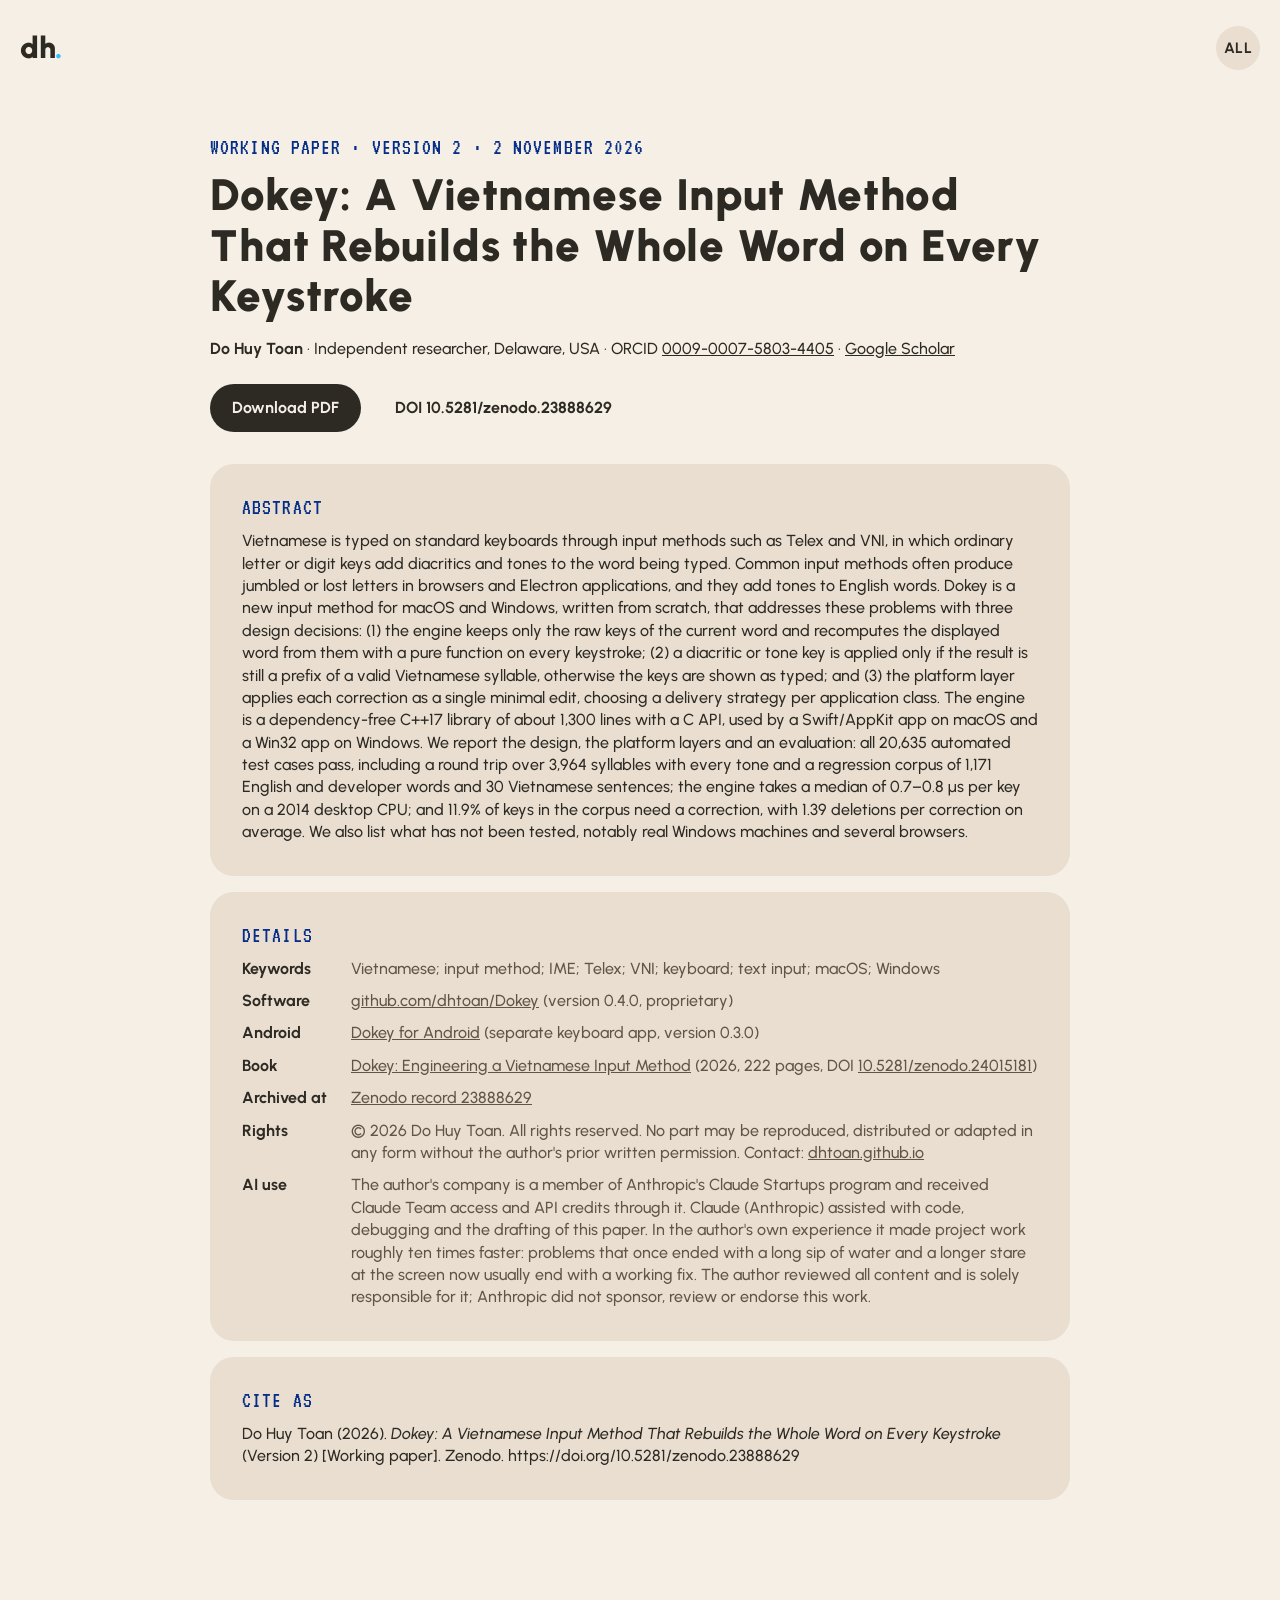
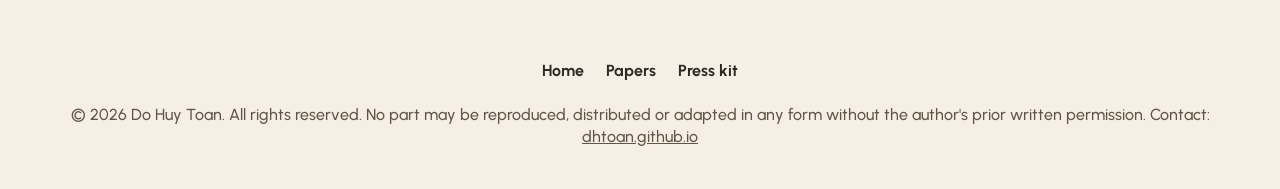
<file: papers/dokey-2026/index.html>
<!doctype html>
<html lang="en">
<head>
<meta charset="utf-8">
<meta name="viewport" content="width=device-width, initial-scale=1">
<script>if(!(window.matchMedia&&matchMedia('(prefers-reduced-motion: reduce)').matches)&&'IntersectionObserver'in window)document.documentElement.classList.add('js');</script>
<title>Dokey: A Vietnamese Input Method That Rebuilds the Whole Word on Every Keystroke — Do Huy Toan</title>
<meta name="description" content="Working paper by Do Huy Toan (2026): Dokey, a Vietnamese input method for macOS and Windows that rebuilds the whole word on every keystroke.">
<meta name="theme-color" content="#f5efe6">
<link rel="canonical" href="https://dhtoan.github.io/papers/dokey-2026/">
<meta name="citation_title" content="Dokey: A Vietnamese Input Method That Rebuilds the Whole Word on Every Keystroke">
<meta name="citation_author" content="Do Huy Toan">
<meta name="citation_author_institution" content="Independent researcher">
<meta name="citation_author_orcid" content="0009-0007-5803-4405">
<meta name="citation_publication_date" content="2026/11/02">
<meta name="citation_online_date" content="2026/11/02">
<meta name="citation_technical_report_institution" content="Zenodo">
<meta name="citation_publisher" content="Zenodo">
<meta name="citation_doi" content="10.5281/zenodo.23888629">
<meta name="citation_language" content="en">
<meta name="citation_keywords" content="Vietnamese; input method; IME; Telex; VNI; keyboard; text input; macOS; Windows">
<meta name="citation_abstract_html_url" content="https://dhtoan.github.io/papers/dokey-2026/">
<meta name="citation_pdf_url" content="https://dhtoan.github.io/papers/dokey-2026/dokey-2026.pdf">
<meta property="og:type" content="article">
<meta property="og:title" content="Dokey: A Vietnamese Input Method">
<meta property="og:description" content="Rebuilding the whole word on every keystroke. Working paper, 2026.">
<meta property="og:url" content="https://dhtoan.github.io/papers/dokey-2026/">
<link rel="preconnect" href="https://fonts.googleapis.com">
<link rel="preconnect" href="https://fonts.gstatic.com" crossorigin>
<link rel="stylesheet" href="https://fonts.googleapis.com/css2?family=Urbanist:wght@500;700;900&family=VT323&display=swap">
<link rel="stylesheet" href="../../assets/site.css">
<script type="application/ld+json">
{
  "@context": "https://schema.org",
  "@type": "ScholarlyArticle",
  "@id": "https://dhtoan.github.io/papers/dokey-2026/#article",
  "headline": "Dokey: A Vietnamese Input Method That Rebuilds the Whole Word on Every Keystroke",
  "name": "Dokey: A Vietnamese Input Method That Rebuilds the Whole Word on Every Keystroke",
  "author": {"@id": "https://dhtoan.github.io/#person", "@type": "Person", "name": "Do Huy Toan", "identifier": "https://orcid.org/0009-0007-5803-4405"},
  "datePublished": "2026-11-02",
  "inLanguage": "en",
  "genre": "Working paper",
  "publisher": {"@type": "Organization", "name": "Zenodo"},
  "copyrightHolder": {"@id": "https://dhtoan.github.io/#person"},
  "copyrightYear": 2026,
  "copyrightNotice": "© 2026 Do Huy Toan. All rights reserved. No part may be reproduced, distributed or adapted in any form without the author's prior written permission. Contact: https://dhtoan.github.io/",
  "license": "https://dhtoan.github.io/papers/dokey-2026/#rights",
  "identifier": "https://doi.org/10.5281/zenodo.23888629",
  "sameAs": ["https://doi.org/10.5281/zenodo.23888629", "https://zenodo.org/records/23888629"],
  "keywords": ["Vietnamese", "input method", "IME", "Telex", "VNI", "keyboard", "text input", "macOS", "Windows"],
  "encoding": {"@type": "MediaObject", "encodingFormat": "application/pdf", "contentUrl": "https://dhtoan.github.io/papers/dokey-2026/dokey-2026.pdf"},
  "url": "https://dhtoan.github.io/papers/dokey-2026/"
}
</script>
</head>
<body class="press-page">
<a class="skip" href="#main">Skip to content</a>
<header class="topbar">
  <a class="logo" href="../../" aria-label="Do Huy Toan, home">dh<span>.</span></a>
  <nav class="top-actions" aria-label="Main">
    <a class="round round-text" href="../" aria-label="All papers">ALL</a>
  </nav>
</header>

<main id="main" class="press-main paper-main">
  <p class="kicker">Working paper · Version 2 · 2 November 2026</p>
  <h1>Dokey: A Vietnamese Input Method That Rebuilds the Whole Word on Every Keystroke</h1>
  <p class="paper-authors"><strong>Do Huy Toan</strong> · Independent researcher, Delaware, USA · ORCID <a href="https://orcid.org/0009-0007-5803-4405">0009-0007-5803-4405</a> · <a href="https://scholar.google.com/citations?user=dTIOjKkAAAAJ" rel="me">Google Scholar</a></p>

  <div class="contact-actions paper-actions">
    <a class="btn" href="dokey-2026.pdf">Download PDF</a>
    <a class="btn btn-light" href="https://doi.org/10.5281/zenodo.23888629">DOI 10.5281/zenodo.23888629</a>
  </div>

  <section class="pcard reveal" aria-labelledby="abstract">
    <p class="kicker" id="abstract">Abstract</p>
    <p>Vietnamese is typed on standard keyboards through input methods such as Telex and VNI, in which ordinary letter or digit keys add diacritics and tones to the word being typed. Common input methods often produce jumbled or lost letters in browsers and Electron applications, and they add tones to English words. Dokey is a new input method for macOS and Windows, written from scratch, that addresses these problems with three design decisions: (1) the engine keeps only the raw keys of the current word and recomputes the displayed word from them with a pure function on every keystroke; (2) a diacritic or tone key is applied only if the result is still a prefix of a valid Vietnamese syllable, otherwise the keys are shown as typed; and (3) the platform layer applies each correction as a single minimal edit, choosing a delivery strategy per application class. The engine is a dependency-free C++17 library of about 1,300 lines with a C API, used by a Swift/AppKit app on macOS and a Win32 app on Windows. We report the design, the platform layers and an evaluation: all 20,635 automated test cases pass, including a round trip over 3,964 syllables with every tone and a regression corpus of 1,171 English and developer words and 30 Vietnamese sentences; the engine takes a median of 0.7–0.8 µs per key on a 2014 desktop CPU; and 11.9% of keys in the corpus need a correction, with 1.39 deletions per correction on average. We also list what has not been tested, notably real Windows machines and several browsers.</p>
  </section>

  <section class="pcard reveal" aria-labelledby="details">
    <p class="kicker" id="details">Details</p>
    <dl class="facts">
      <dt>Keywords</dt><dd>Vietnamese; input method; IME; Telex; VNI; keyboard; text input; macOS; Windows</dd>
      <dt>Software</dt><dd><a href="https://github.com/dhtoan/Dokey">github.com/dhtoan/Dokey</a> (version 0.4.0, proprietary)</dd>
      <dt>Android</dt><dd><a href="../../dokey/android/">Dokey for Android</a> (separate keyboard app, version 0.3.0)</dd>
      <dt>Book</dt><dd><a href="../../books/dokey/">Dokey: Engineering a Vietnamese Input Method</a> (2026, 222 pages, DOI <a href="https://doi.org/10.5281/zenodo.24015181">10.5281/zenodo.24015181</a>)</dd>
      <dt>Archived at</dt><dd><a href="https://zenodo.org/records/23888629">Zenodo record 23888629</a></dd>
      <dt id="rights">Rights</dt><dd>© 2026 Do Huy Toan. All rights reserved. No part may be reproduced, distributed or adapted in any form without the author&#39;s prior written permission. Contact: <a href="https://dhtoan.github.io/">dhtoan.github.io</a></dd>
      <dt>AI use</dt><dd>The author&#39;s company is a member of Anthropic&#39;s Claude Startups program and received Claude Team access and API credits through it. Claude (Anthropic) assisted with code, debugging and the drafting of this paper. In the author&#39;s own experience it made project work roughly ten times faster: problems that once ended with a long sip of water and a longer stare at the screen now usually end with a working fix. The author reviewed all content and is solely responsible for it; Anthropic did not sponsor, review or endorse this work.</dd>
    </dl>
  </section>

  <section class="pcard reveal" aria-labelledby="cite">
    <p class="kicker" id="cite">Cite as</p>
    <p>Do Huy Toan (2026). <em>Dokey: A Vietnamese Input Method That Rebuilds the Whole Word on Every Keystroke</em> (Version 2) [Working paper]. Zenodo. https://doi.org/10.5281/zenodo.23888629</p>
  </section>
</main>

<footer class="footer">
  <nav class="footer-links" aria-label="Footer"><a href="../../">Home</a><a href="../">Papers</a><a href="../../press/">Press kit</a></nav>
  <p>© 2026 Do Huy Toan. All rights reserved. No part may be reproduced, distributed or adapted in any form without the author&#39;s prior written permission. Contact: <a href="https://dhtoan.github.io/">dhtoan.github.io</a></p>
</footer>
<script src="../../assets/reveal.js" defer></script>
</body>
</html>
</file>
<file: assets/site.css>
/* dhtoan.github.io: warm beige studio + blue hologram lab. Layout idea inspired by david-hckh.com; all code here is original. */
:root {
  --beige-400: #f5efe6;
  --beige-500: #f1e5d5;
  --beige-600: #e9ded0;
  --beige-700: #dfd1bc;
  --text: #2d2a24;
  --text-2: #5f5646;
  --navy: #052e87;
  --navy-2: #234ba2;
  --cyan: #34bfff;
  --cyan-text: #e1f5ff;
  --holo-top: rgb(0, 53, 133);
  --holo-bottom: rgba(0, 82, 145, .6);
  --lab-deep: #00113d;
  --font-title: "Urbanist", system-ui, -apple-system, "Segoe UI", sans-serif;
  --font-mono: "VT323", ui-monospace, "Cascadia Mono", Consolas, monospace;
  --outer: 16px;
  --r-xxl: 24px;
  --header-h: 72px;
  --ease: cubic-bezier(.6, 0, .25, 1);
  --orange: #ff9a2e;
  --orange-2: #f2861b;
  color-scheme: light;
}
@media (min-width: 840px) { :root { --r-xxl: 48px; --header-h: 96px; } }
@media (min-width: 1280px) { :root { --outer: 20px; } }
@media (min-width: 1600px) { :root { --outer: 32px; } }
html[lang="vi"] { --font-title: "Be Vietnam Pro", system-ui, -apple-system, "Segoe UI", sans-serif; }

*, *::before, *::after { box-sizing: border-box; }
html { -webkit-text-size-adjust: 100%; }
@media (prefers-reduced-motion: no-preference) { html { scroll-behavior: smooth; } }
.sr-only { position: absolute; width: 1px; height: 1px; overflow: hidden; clip: rect(0 0 0 0); white-space: nowrap; }
body {
  margin: 0;
  background: var(--beige-600);
  color: var(--text);
  font: 500 16px/1.4 var(--font-title);
  -webkit-font-smoothing: antialiased;
  overflow-x: clip;
}
h1, h2, h3, p, ul { margin: 0; }
ul { padding: 0; list-style: none; }
a { color: inherit; }
img { display: block; max-width: 100%; height: auto; }
svg { display: block; }
:focus-visible { outline: 3px solid var(--cyan); outline-offset: 3px; border-radius: 8px; }
.skip { position: absolute; left: -9999px; top: 8px; z-index: 200; background: var(--text); color: #fff; padding: 10px 16px; border-radius: 10px; }
.skip:focus { left: 8px; }

/* ---------- loader ---------- */
.loader {
  position: fixed; inset: 0; z-index: 100;
  display: grid; place-items: center;
  background: var(--beige-400);
  font: 900 clamp(44px, 8vw, 88px)/1 var(--font-title);
  letter-spacing: .02em;
  transition: opacity .35s ease, visibility .35s;
}
.loader.done { opacity: 0; visibility: hidden; }
.no-js .loader { display: none; }

/* ---------- small parts ---------- */
.tag {
  display: inline-block;
  background: var(--navy);
  color: var(--cyan-text);
  font: 400 26px/1 var(--font-mono);
  text-transform: uppercase;
  letter-spacing: .04em;
  padding: 8px 14px 6px;
  border-radius: 6px;
  white-space: nowrap;
  box-shadow: 0 6px 16px rgba(5, 46, 135, .18);
}
.tag-sm { font-size: 22px; padding: 6px 12px 4px; }
.round {
  width: 44px; height: 44px; border-radius: 50%;
  display: inline-grid; place-items: center;
  background: var(--beige-600);
  color: var(--text);
  text-decoration: none;
  transition: transform .15s ease, background-color .15s ease;
  flex: none;
}
.round svg { width: 20px; height: 20px; fill: none; stroke: currentColor; stroke-width: 2; stroke-linecap: round; stroke-linejoin: round; }
.round svg .solid { fill: currentColor; stroke: none; }
.round-text { font: 700 15px/1 var(--font-title); letter-spacing: .04em; }
.round-accent { background: var(--navy); color: #fff; }
.round-big { width: 52px; height: 52px; background: var(--beige-700); }
.round-big svg { width: 22px; height: 22px; }
@media (hover: hover) { .round:hover { transform: scale(1.06); } }
.btn {
  display: inline-flex; align-items: center; gap: 10px;
  min-height: 48px; padding: 0 22px;
  border-radius: 999px;
  background: var(--text); color: var(--beige-400);
  font: 700 16px/1 var(--font-title);
  text-decoration: none; border: 0; cursor: pointer;
  transition: transform .15s ease, background-color .15s ease;
}
.btn-light { background: var(--beige-400); color: var(--text); }
.btn svg { width: 20px; height: 20px; fill: none; stroke: currentColor; stroke-width: 1.8; }
@media (hover: hover) { .btn:hover { transform: translateY(-1px); } }

/* ---------- header ---------- */
.topbar {
  position: fixed; inset: 0 0 auto; z-index: 30;
  height: var(--header-h);
  padding: 0 var(--outer);
  display: flex; align-items: center; justify-content: space-between;
  pointer-events: none;
}
.topbar > * { pointer-events: auto; }
.logo {
  font: 900 30px/1 var(--font-title);
  letter-spacing: -.01em;
  text-decoration: none;
  color: var(--text);
  transition: color .3s ease, opacity .3s ease;
}
html.at-top .logo { opacity: 0; pointer-events: none; }
.logo span { color: var(--cyan); }
.top-actions { display: flex; align-items: center; gap: 10px; }
html.lab-mode .logo { color: #fff; }
html.lab-mode .topbar .round { background: rgba(225, 245, 255, .14); color: #fff; backdrop-filter: blur(6px); }

/* centred pill nav with a sliding highlight */
.pill-nav {
  position: absolute; left: 50%; top: 50%; transform: translate(-50%, -50%);
  display: flex; padding: 4px; border-radius: 999px;
  background: rgba(233, 222, 208, .82); backdrop-filter: blur(8px);
  border: 1px solid transparent;
  transition: background-color .3s ease, border-color .3s ease;
}
.pill-nav a {
  position: relative; z-index: 1;
  min-width: 112px; padding: 9px 22px; border-radius: 999px; text-align: center;
  font: 700 14px/1.2 var(--font-title); letter-spacing: .06em; text-transform: uppercase;
  text-decoration: none; color: var(--text-2);
  transition: color .25s ease;
}
@media (hover: hover) { .pill-nav a:hover { color: var(--text); } }
.pill-nav a.on { color: #fff; }
.pill-ind {
  position: absolute; left: 0; top: 4px; bottom: 4px; width: 0; border-radius: 999px;
  background: var(--orange); opacity: 0;
  transition: transform .4s var(--ease), width .4s var(--ease), opacity .25s ease, background-color .3s ease;
}
html.lab-mode .pill-nav { background: rgba(4, 30, 100, .72); border-color: rgba(95, 220, 255, .3); }
html.lab-mode .pill-nav a { color: var(--cyan-text); }
html.lab-mode .pill-ind { background: #1689ff; }
.btn-cta {
  min-height: 44px; padding: 0 22px;
  background: var(--orange); color: #fff;
  font-size: 14px; letter-spacing: .06em; text-transform: uppercase;
  box-shadow: 0 6px 18px rgba(242, 134, 27, .28);
}
@media (hover: hover) { .btn-cta:hover { background: var(--orange-2); } }
.round-sound { border: 0; cursor: pointer; padding: 0; }
.round-sound .wave { display: none; }
.round-sound.on .wave { display: block; }
.round-sound.on .mute { display: none; }
@media (max-width: 899px) { .pill-nav a { min-width: 0; padding: 9px 16px; } }
@media (max-width: 759px) { .pill-nav, .btn-cta { display: none; } }

/* ---------- fixed stage: lab + office window ---------- */
.stage { position: fixed; inset: 0; height: 100vh; height: 100lvh; z-index: 0; overflow: hidden; }
.stage.off { visibility: hidden; }
.lab {
  position: absolute; inset: 0;
  background: radial-gradient(ellipse 70% 60% at 50% 58%, #0d47c4 0%, #062e94 42%, var(--lab-deep) 100%);
}
.lab canvas, .window canvas, .actor { position: absolute; inset: 0; width: 100%; height: 100%; display: block; }
.actor { z-index: 2; pointer-events: none; }
.window {
  position: absolute; inset: 0; z-index: 1;
  background: var(--beige-400);
  overflow: hidden;
  transform-origin: 50% 100%;
  border-radius: 0 0 var(--wr, 0px) var(--wr, 0px);
  box-shadow: 0 30px 80px rgba(0, 10, 40, calc(var(--wp, 0) * .45));
  will-change: transform;
}
.hero {
  position: absolute; inset: 0;
  display: flex; align-items: center; justify-content: center;
  padding: var(--header-h) var(--outer) 54vh;
  pointer-events: none;
}
.hero-copy { position: relative; }
.hero h1 {
  font: 900 56px/1.02 var(--font-title);
  letter-spacing: .02em;
  text-align: left;
}
.tag-hero { position: absolute; right: -16px; bottom: 0; transform: rotate(-5deg) translateY(65%); z-index: 2; }
@media (min-width: 480px) { .tag-hero { right: -24px; transform: rotate(-5deg) translateY(70%); } }
@media (orientation: landscape) and (min-width: 720px) {
  .hero { justify-content: flex-start; padding: var(--header-h) 0 5% calc(100% / 12 + var(--outer)); }
}
@media (orientation: landscape) and (min-height: 480px) and (min-width: 480px) { .hero h1 { font-size: 72px; } }
@media (orientation: landscape) and (min-height: 480px) and (min-width: 1280px) { .hero h1 { font-size: 88px; } .tag-hero { right: -32px; transform: rotate(-5deg) translateY(80%); } }
.scroll-icon {
  position: absolute; left: 50%; bottom: 28px; width: 26px; height: 40px; margin-left: -13px;
  border: 2.5px solid var(--text); border-radius: 14px; opacity: calc(1 - var(--wp, 0) * 6);
}
.scroll-icon span { position: absolute; left: 50%; top: 7px; width: 4px; height: 8px; margin-left: -2px; border-radius: 2px; background: var(--text); animation: wheel 1.6s var(--ease) infinite; }
@keyframes wheel { 0% { transform: translateY(0); opacity: 1; } 70% { transform: translateY(10px); opacity: 0; } 100% { opacity: 0; } }

/* ---------- HUD (about) ---------- */
.hud { position: absolute; inset: 0; z-index: 3; color: var(--cyan-text); font: 400 20px/1.25 var(--font-mono); pointer-events: none; }
.hud-box { position: absolute; opacity: 0; visibility: hidden; transition: opacity .25s ease, visibility .25s, transform .35s var(--ease); }
.hud-box.on { opacity: 1; visibility: visible; }
.hud-panel, .hud-list {
  border: 1px solid var(--cyan);
  border-radius: 12px;
  background: linear-gradient(to bottom, var(--holo-top) 0%, var(--holo-bottom) 100%);
}
.hud-panel { padding: 12px 18px; }
.hud-name { font-size: 30px; line-height: 1; font-weight: 700; }
.hud-loc { display: flex; align-items: center; gap: 8px; margin-top: 4px; }
.hud-loc svg { width: 16px; height: 16px; fill: none; stroke: #fff; stroke-width: 2; }
.hud-portrait-head { display: none; }
.hud-tabbed { display: flex; flex-direction: column; }
/* the tab and its curve sit 1px over the list, so they hide the list's top border underneath them */
.hud-tab { display: flex; align-items: stretch; height: 44px; position: relative; z-index: 1; margin-bottom: -1px; }
.hud-tab h2 {
  font: 400 22px/1 var(--font-mono); text-transform: uppercase; letter-spacing: .04em;
  height: 100%; padding: 12px 16px 0;
  border: 1px solid var(--cyan); border-right: 0; border-bottom: 0; border-radius: 12px 0 0 0;
  background: var(--holo-top);
}
.hud-tab-curve { width: 48px; height: 44px; flex: none; overflow: visible; margin-left: -1px; }
.hud-tab-curve .fill { fill: var(--holo-top); }
.hud-tab-curve .line { fill: none; stroke: var(--cyan); stroke-width: 1; vector-effect: non-scaling-stroke; }
.hud-list { border-radius: 0 12px 12px 12px; padding: 8px 18px 14px; }
.hud-list li { padding-left: 18px; position: relative; }
.hud-list li::before { content: ""; position: absolute; left: 2px; top: .5em; width: 7px; height: 7px; background: var(--cyan); border-radius: 50%; }
.hud-progress { position: absolute; left: var(--outer); right: var(--outer); bottom: 0; height: 64px; display: flex; align-items: center; gap: 18px; padding: 0 12%; font-size: 20px; font-weight: 700; }
.hud-bar { flex: 1; height: 1px; background: var(--holo-bottom); }
.hud-bar span { display: block; height: 100%; background: var(--cyan); transform-origin: 0 50%; transform: scaleX(0); }
#hud-pct { min-width: 4ch; text-align: right; }

/* landscape: boxes float next to the avatar, joined to it by a line and a dot */
html.land .hud-box { left: 0; top: 0; }
html.land .hud-left { --line: min(48px, 5vw); padding-right: var(--line); }
html.land .hud-right { --line: min(48px, 5vw); padding-left: var(--line); }
html.land .hud-left::before, html.land .hud-right::before { content: ""; position: absolute; top: 50%; width: var(--line); border-top: 1px solid var(--cyan); }
html.land .hud-left::before { right: 0; }
html.land .hud-right::before { left: 0; }
html.land .hud-left::after, html.land .hud-right::after { content: ""; position: absolute; top: 50%; width: 11px; height: 11px; margin-top: -5px; border-radius: 50%; background: var(--cyan); }
html.land .hud-left::after { right: -5px; }
html.land .hud-right::after { left: -5px; }
html.land .hud-details { width: 260px; max-width: 30vw; }
html.land .hud-desc { width: 430px; max-width: 34vw; }
html.land .hud-skills { width: 400px; max-width: 34vw; }
html.land .hud-box > * { clip-path: inset(0 0 0 100%); transition: clip-path .35s linear; }
html.land .hud-right > * { clip-path: inset(0 100% 0 0); }
html.land .hud-box.on > * { clip-path: inset(0 0 0 0); }
html.land .hud-progress { display: none; }
/* without 3D projection (no WebGL yet) */
html.land .hud-details { transform: translate(calc(50vw - 18vw - 100%), calc(32vh - 50%)); }
html.land .hud-desc { transform: translate(calc(50vw - 18vw - 100%), calc(55vh - 50%)); }
html.land .hud-skills { transform: translate(calc(50vw + 16vw), calc(44vh - 50%)); }

/* portrait: one box at a time above the progress bar */
html:not(.land) .hud-details { display: none; }
html:not(.land) .hud-desc, html:not(.land) .hud-skills { left: var(--outer); right: var(--outer); bottom: 64px; transform: translateY(8vh); }
html:not(.land) .hud-box.on { transform: none; }
html:not(.land) .hud-portrait-head { display: flex; justify-content: space-between; align-items: center; padding-bottom: 10px; margin: 0 -18px 10px; padding-left: 18px; padding-right: 18px; border-bottom: 1px solid var(--cyan); }
html:not(.land) .hud-portrait-head .hud-name { font-size: 26px; }
html:not(.land) .hud-portrait-head .hud-loc { margin: 0; }
html:not(.land) .hud { font-size: 19px; }

/* ---------- page flow ---------- */
main { position: relative; }
.spacer-hero { height: 100vh; height: 100lvh; }
@media (min-width: 840px) { .spacer-hero { height: calc(100lvh + 200px); } }
.spacer-about { height: 250vh; height: 250lvh; }
.no-webgl .spacer-about { height: 180vh; }

.projects {
  position: relative; z-index: 2;
  background: var(--beige-400);
  padding: 96px var(--outer);
  display: flex; flex-direction: column; align-items: center; gap: 36px;
}
@media (min-width: 840px) { .projects { padding: 144px var(--outer); gap: 48px; } }
.notches { position: absolute; left: 0; right: 0; height: var(--r-xxl); pointer-events: none; }
.notches::before, .notches::after { content: ""; position: absolute; top: 0; width: var(--r-xxl); height: var(--r-xxl); }
.notches::before { left: 0; }
.notches::after { right: 0; }
.notches-top { top: 0; transform: translateY(-100%); }
.notches-top::before { background: radial-gradient(circle at 100% 0, transparent calc(var(--r-xxl) - .5px), var(--beige-400) var(--r-xxl)); }
.notches-top::after { background: radial-gradient(circle at 0 0, transparent calc(var(--r-xxl) - .5px), var(--beige-400) var(--r-xxl)); }
.notches-bottom { bottom: 0; }
.notches-bottom::before { background: radial-gradient(circle at 100% 0, transparent calc(var(--r-xxl) - .5px), var(--beige-600) var(--r-xxl)); }
.notches-bottom::after { background: radial-gradient(circle at 0 0, transparent calc(var(--r-xxl) - .5px), var(--beige-600) var(--r-xxl)); }
.projects-head, .cards { width: 100%; max-width: 1180px; }
.projects-head { position: relative; padding-top: 18px; }
@media (min-width: 1024px) { .projects-head, .cards { max-width: 920px; } }
@media (min-width: 1280px) { .projects-head, .cards { max-width: 1040px; } }
.projects-head .tag { position: absolute; top: 0; left: -8px; transform: translateY(-20%) rotate(-4deg); }
@media (min-width: 1024px) { .projects-head .tag { left: -16px; transform: translateY(-20%) rotate(-6deg); } }
.projects h2, .contact h2 { font: 900 44px/1.05 var(--font-title); letter-spacing: .02em; }
@media (min-width: 480px) { .projects h2, .contact h2 { font-size: 56px; } }
@media (min-width: 1280px) { .projects h2, .contact h2 { font-size: 72px; } }

.cards { display: grid; gap: 28px; grid-template-columns: repeat(auto-fill, minmax(min(280px, 100%), 1fr)); }
@media (min-width: 1024px) { .cards { grid-template-columns: repeat(2, minmax(0, 1fr)); } }
.card { position: relative; display: block; text-decoration: none; color: var(--text); border-radius: 24px; --hover: 0; }
.card::after { content: ""; position: absolute; inset: -8px; border-radius: 24px; background: var(--beige-600); z-index: -1; opacity: 0; transition: opacity .12s ease; }
@media (hover: hover) { a.card:hover { --hover: 1; } a.card:hover::after { opacity: 1; } }
.card { z-index: 0; isolation: isolate; }
.card-top { position: relative; aspect-ratio: 16 / 9; }
.card-img { height: 100%; border-radius: 16px; overflow: hidden; background: var(--beige-500); }
.card-img img { width: 100%; height: 100%; object-fit: cover; transform: scale(calc(1 + var(--hover) * .03)); transition: transform .25s ease; }
.card-edge { position: absolute; right: -1px; bottom: -1px; padding: 6px 1px 1px 6px; background: var(--beige-400); border-radius: 32px 0 0 0; transition: background-color .12s ease; }
@media (hover: hover) { a.card:hover .card-edge { background: var(--beige-600); } }
.card-edge::before, .card-edge::after { content: ""; position: absolute; width: 16px; height: 16px; background: radial-gradient(circle at 0 0, transparent 15.5px, var(--beige-400) 16px); }
@media (hover: hover) { a.card:hover .card-edge::before, a.card:hover .card-edge::after { background: radial-gradient(circle at 0 0, transparent 15.5px, var(--beige-600) 16px); } }
.card-edge::before { right: 100%; bottom: 0; }
.card-edge::after { right: 0; bottom: 100%; }
.card-edge .round { width: 50px; height: 50px; }
.card-edge svg { transform: rotate(calc(var(--hover) * -45deg)); transition: transform .15s ease; }
.card h3 { font: 700 22px/1.2 var(--font-title); margin-top: 12px; }
.card p { color: var(--text-2); font-weight: 500; margin-top: 2px; }
.card-art { display: grid; place-items: center; }
.card-art svg { width: 64px; height: 64px; fill: none; stroke: rgba(255, 255, 255, .9); stroke-width: 1.4; stroke-linecap: round; stroke-linejoin: round; }
.card-art-shop { background: radial-gradient(circle at 30% 30%, #ffb46b, #e8643f 70%); }
.card-art-game { background: radial-gradient(circle at 70% 30%, #5ad1ff, #3156e0 70%); }
.tag-soon { position: absolute; left: 12px; top: 12px; font-size: 18px; padding: 5px 9px 3px; transform: rotate(-3deg); }
.card-dashed { height: 100%; border: 4px dashed var(--beige-700); border-radius: 16px; background: var(--beige-600); display: grid; place-items: center; color: var(--text-2); }
.card-dashed svg { width: 40px; height: 40px; fill: none; stroke: currentColor; stroke-width: 3; stroke-linecap: round; }

.contact { position: relative; z-index: 2; background: var(--beige-600); padding: 48px var(--outer) 0; display: flex; flex-direction: column; gap: 24px; overflow: hidden; }
.contact > :not(.contact-scene) { position: relative; z-index: 1; }
.contact-scene { order: 9; height: min(118vw, 600px); margin: 0 calc(var(--outer) * -1); }
.contact-scene canvas { width: 100%; height: 100%; display: block; }
@media (min-width: 840px) {
  .contact { min-height: max(640px, 92vh); padding: 120px calc(100% / 12 + var(--outer)) 120px; gap: 36px; }
  .contact-scene { position: absolute; inset: 0; width: auto; height: auto; margin: 0; pointer-events: none; }
}
.social { display: flex; flex-wrap: wrap; gap: 12px; }
.contact-actions { display: flex; flex-wrap: wrap; gap: 12px; }

.footer {
  position: relative; z-index: 2;
  background: var(--beige-400);
  display: flex; flex-direction: column; align-items: center; gap: 22px;
  padding: 48px var(--outer) 40px;
  color: var(--text-2); font-weight: 500; text-align: center;
  border-radius: var(--r-xxl) var(--r-xxl) 0 0;
}
.btn-lang { background: var(--beige-400); color: var(--text); align-self: flex-start; }
.to-top { background: var(--beige-600); }
.credit { font-size: 14px; }
.footer-links { display: flex; gap: 22px; }
.footer-links a { text-decoration: none; color: var(--text); font-weight: 700; }
@media (hover: hover) { .footer-links a:hover { text-decoration: underline; } }

/* ---------- no WebGL / reduced motion ---------- */
.no-webgl .window { background: radial-gradient(ellipse 50% 45% at 72% 62%, var(--beige-600), var(--beige-400)); }
@media (prefers-reduced-motion: reduce) {
  .scroll-icon span { animation: none; }
  html.land .hud-box > * { transition: none; }
}

/* ---------- press kit ---------- */
.press-page { background: var(--beige-400); }
.press-main { max-width: 900px; margin: 0 auto; padding: calc(var(--header-h) + 40px) var(--outer) 96px; }
.press-main h1 { font: 900 56px/1.02 var(--font-title); letter-spacing: .02em; display: inline-block; position: relative; }
@media (min-width: 840px) { .press-main h1 { font-size: 88px; } }
.press-main h1 .tag { position: absolute; right: -24px; bottom: 0; transform: rotate(-5deg) translateY(75%); }
.press-intro { color: var(--text-2); font-size: 18px; margin: 48px 0 40px; max-width: 640px; }
.press-main h2 { font: 900 40px/1.05 var(--font-title); letter-spacing: .02em; margin: 72px 0 24px; position: relative; padding-top: 18px; }
.press-main h2 .tag { position: absolute; top: 0; left: -8px; transform: translateY(-40%) rotate(-4deg); font-size: 20px; }
.paper-main h1 { font-size: 32px; line-height: 1.15; display: block; margin-bottom: 16px; }
@media (min-width: 840px) { .paper-main h1 { font-size: 44px; } }
.paper-authors { margin-bottom: 24px; }
.paper-actions { margin-bottom: 32px; flex-wrap: wrap; }
.pcard h3 a { color: inherit; }
.kicker { font: 400 22px/1 var(--font-mono); text-transform: uppercase; letter-spacing: .05em; color: var(--navy); margin-bottom: 12px; }
.pcard { background: var(--beige-600); border-radius: 24px; padding: 24px; margin-bottom: 16px; }
@media (min-width: 840px) { .pcard { padding: 32px; } }
.pcard p + p { margin-top: 12px; }
.pcard .btn { margin-top: 18px; }
.facts { display: grid; grid-template-columns: max-content 1fr; gap: 10px 24px; margin: 0; }
.facts dt { font-weight: 700; }
.facts dd { margin: 0; color: var(--text-2); }
@media (max-width: 560px) { .facts { grid-template-columns: 1fr; gap: 2px; } .facts dd { margin-bottom: 10px; } }
.angles { display: grid; gap: 16px; grid-template-columns: repeat(auto-fill, minmax(min(260px, 100%), 1fr)); }
.angles .pcard { margin: 0; }
.angles h3 { font: 700 22px/1.2 var(--font-title); margin-bottom: 8px; }
.angles p { color: var(--text-2); }
.reveal { transition: opacity .6s ease, transform .6s var(--ease); }
.js .reveal:not(.in) { opacity: 0; transform: translateY(24px); }
@media (prefers-reduced-motion: reduce) { .js .reveal:not(.in) { opacity: 1; transform: none; } }

/* ---------- numbers band ---------- */
.stats { width: 100%; max-width: 1180px; display: grid; gap: 12px; grid-template-columns: repeat(2, minmax(0, 1fr)); }
@media (min-width: 840px) { .stats { grid-template-columns: repeat(4, minmax(0, 1fr)); gap: 16px; } }
@media (min-width: 1024px) { .stats { max-width: 920px; } }
@media (min-width: 1280px) { .stats { max-width: 1040px; } }
.stat {
  position: relative; overflow: hidden;
  background: var(--beige-500); border-radius: 20px; padding: 18px 18px 16px;
  transition: opacity .6s ease, transform .6s var(--ease);
}
.js .stat:not(.in) { opacity: 0; transform: translateY(18px); }
.stat::before { content: ""; position: absolute; left: 18px; top: 0; width: 28px; height: 4px; border-radius: 0 0 4px 4px; background: var(--orange); }
.stat b { font: 900 clamp(34px, 4.4vw, 52px)/1 var(--font-title); letter-spacing: -.01em; font-variant-numeric: tabular-nums; }
.stat i { font: 900 clamp(22px, 2.6vw, 30px)/1 var(--font-title); font-style: normal; color: var(--orange-2); margin-left: 2px; }
.stat span { display: block; margin-top: 8px; color: var(--text-2); font-size: 15px; line-height: 1.25; }
@media (prefers-reduced-motion: reduce) { .js .stat:not(.in) { opacity: 1; transform: none; } }

/* ---------- chips ---------- */
.chips { display: flex; flex-wrap: wrap; gap: 6px; margin-top: 12px; }
.chips li {
  font: 700 12px/1 var(--font-title); letter-spacing: .06em; text-transform: uppercase;
  padding: 7px 10px; border-radius: 999px; background: var(--beige-600); color: var(--text-2);
  transition: background-color .12s ease;
}
@media (hover: hover) { a.card:hover .chips li { background: var(--beige-400); } }

/* ---------- featured card (Dokey) ---------- */
.card-feature { grid-column: 1 / -1; }
.card-feature .card-img { background: #4b1fa8; box-shadow: 0 18px 40px rgba(76, 29, 149, .22); }
.card-body { position: relative; }
.card-feature .card-body { padding-top: 6px; }
.card-feature h3 { font-size: clamp(30px, 3.6vw, 44px); line-height: 1; margin-top: 14px; }
.card-feature p { max-width: 46ch; margin-top: 10px; }
.tag-new { background: linear-gradient(135deg, #6d28d9, #a855f7); color: #fff; font-size: 19px; transform: rotate(-3deg); box-shadow: 0 6px 16px rgba(109, 40, 217, .28); }
@media (min-width: 840px) {
  .card-feature { display: grid; grid-template-columns: minmax(0, 1.15fr) minmax(0, 1fr); gap: 36px; align-items: center; }
  .card-feature .card-body { padding: 0 8px 0 0; }
}
.card .typer {
  display: inline-flex; align-items: center; gap: 12px; flex-wrap: wrap;
  margin-top: 16px; max-width: none; padding: 10px 16px 8px; border-radius: 12px;
  background: var(--navy); color: var(--cyan-text); box-shadow: inset 0 0 0 1px rgba(52, 191, 255, .35);
  font: 400 26px/1 var(--font-mono); min-height: 46px;
}
.typer-keys::after { content: "_"; animation: caret 1s steps(1) infinite; }
.typer.done .typer-keys::after { content: ""; }
.typer-arrow { color: var(--cyan); opacity: .35; transition: opacity .2s ease; }
.typer-out { color: #fff; font-weight: 700; opacity: 0; transform: translateX(-6px); transition: opacity .25s ease, transform .25s var(--ease); }
.typer.done .typer-arrow { opacity: 1; }
.typer.done .typer-out { opacity: 1; transform: none; }
@keyframes caret { 50% { opacity: 0; } }

/* ---------- no WebGL: the same 3D scenes, pre-rendered to stills (assets/still, made with tools/capture-stills.mjs) ---------- */
.still, .lab-still { display: none; }
.no-webgl .still, .no-webgl .lab-still { display: block; position: absolute; inset: 0; pointer-events: none; }
.still img { width: 100%; height: 100%; object-fit: cover; }
/* hologram: a scan line climbs from his feet to his head (--m, 0..1, set by home.js) and swaps the solid still for the hologram one */
.lab-still { --feet: 80%; --top: 22%; --y: calc(var(--feet) - (var(--feet) - var(--top)) * var(--m, 0)); }
@media (orientation: portrait) { .lab-still { --feet: 54%; --top: 15%; } }
.still-holo { clip-path: inset(var(--y) 0 calc((100% - var(--feet)) * (1 - var(--m, 0))) 0); }
.still-scan { position: absolute; left: 50%; top: var(--y); width: min(36vw, 340px); height: 3px; margin-left: min(-18vw, -170px); border-radius: 50%; background: #5fdcff; box-shadow: 0 0 18px 4px rgba(95, 220, 255, .7); opacity: calc(var(--m, 0) * (1 - var(--m, 0)) * 8); }
</file>
